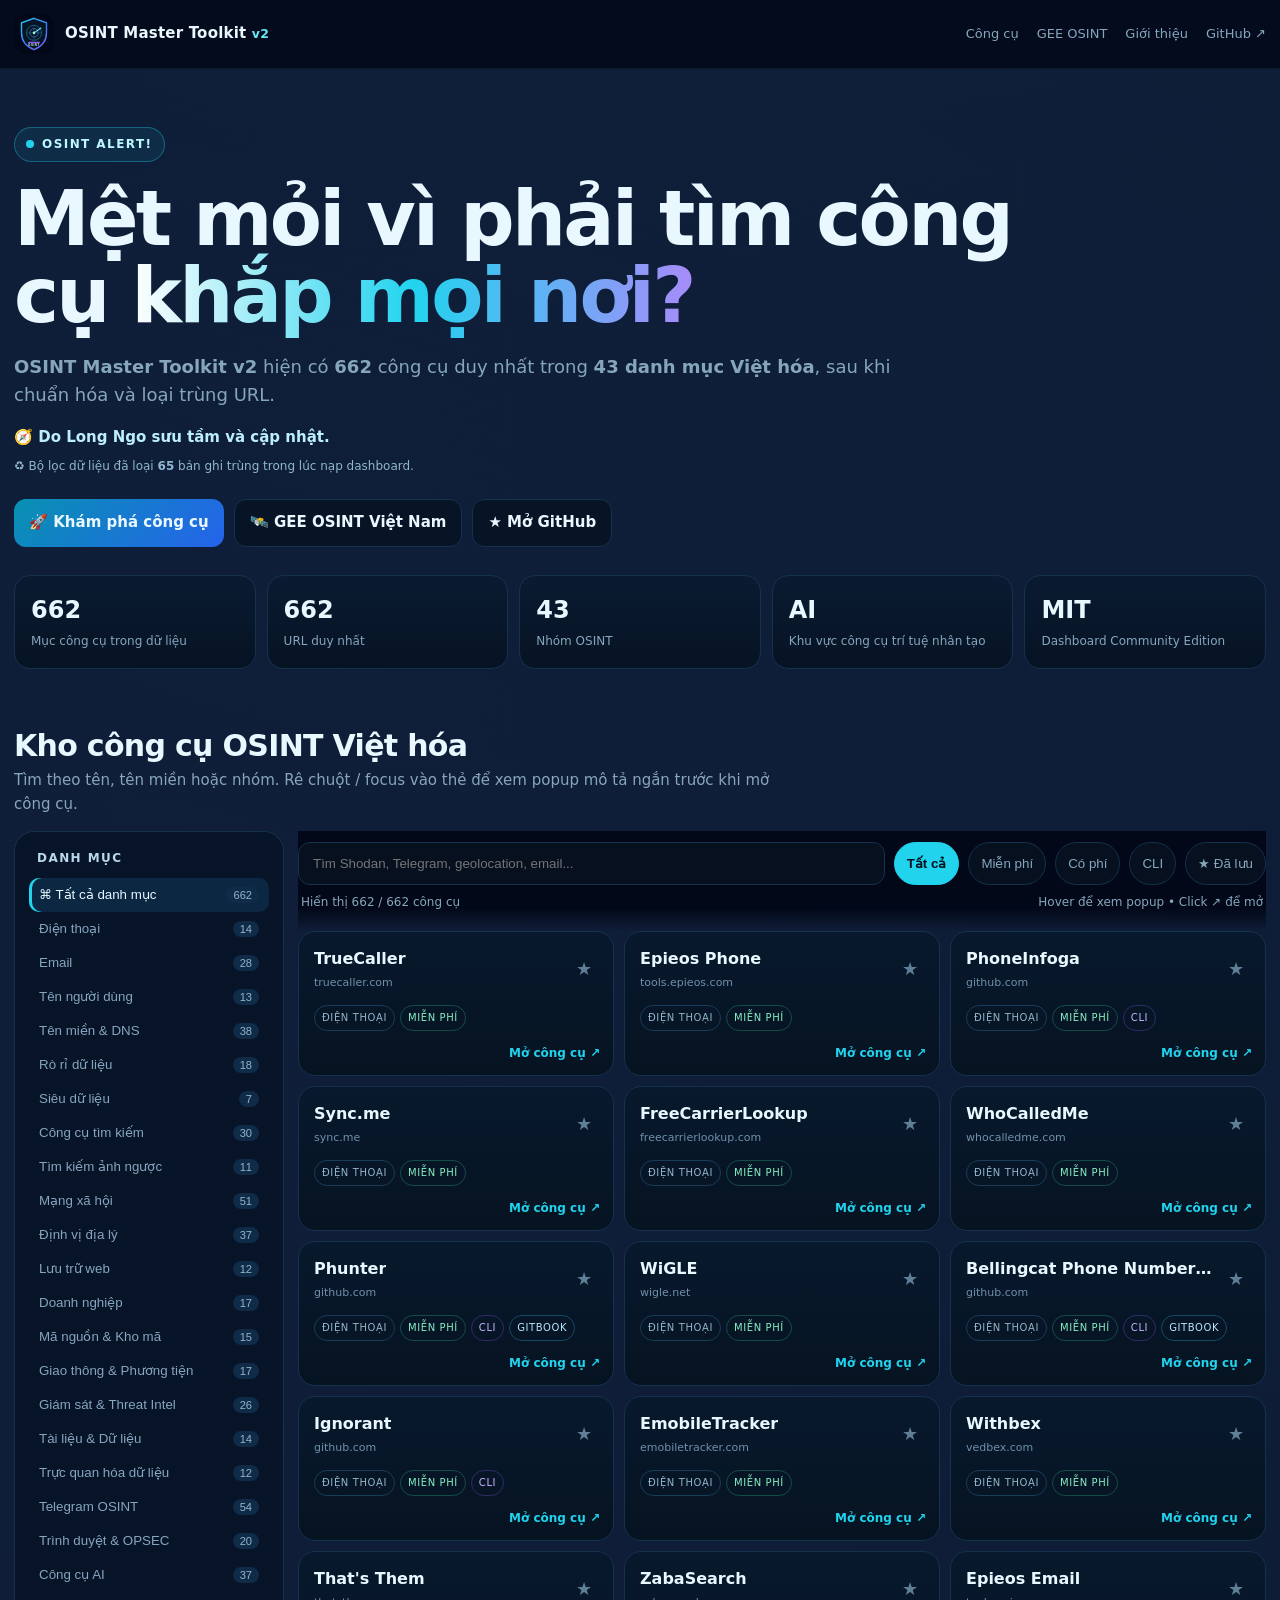
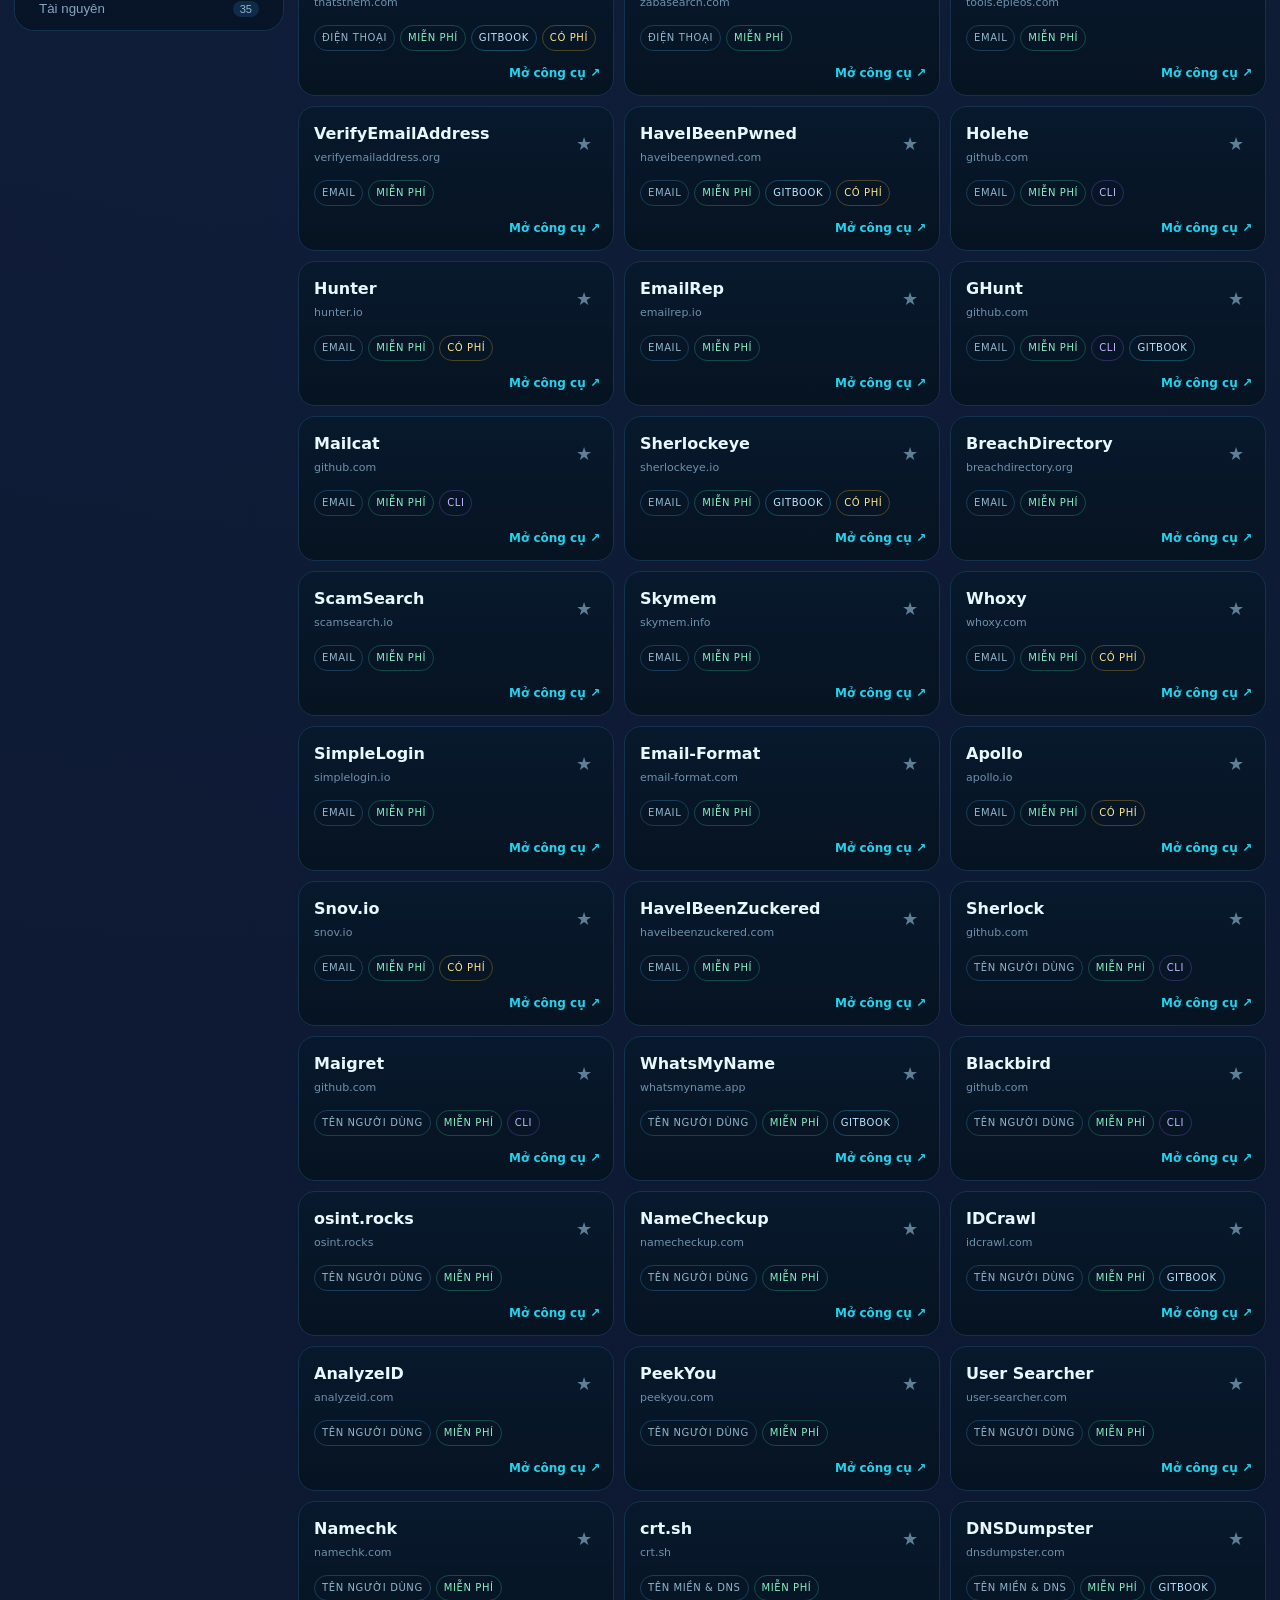
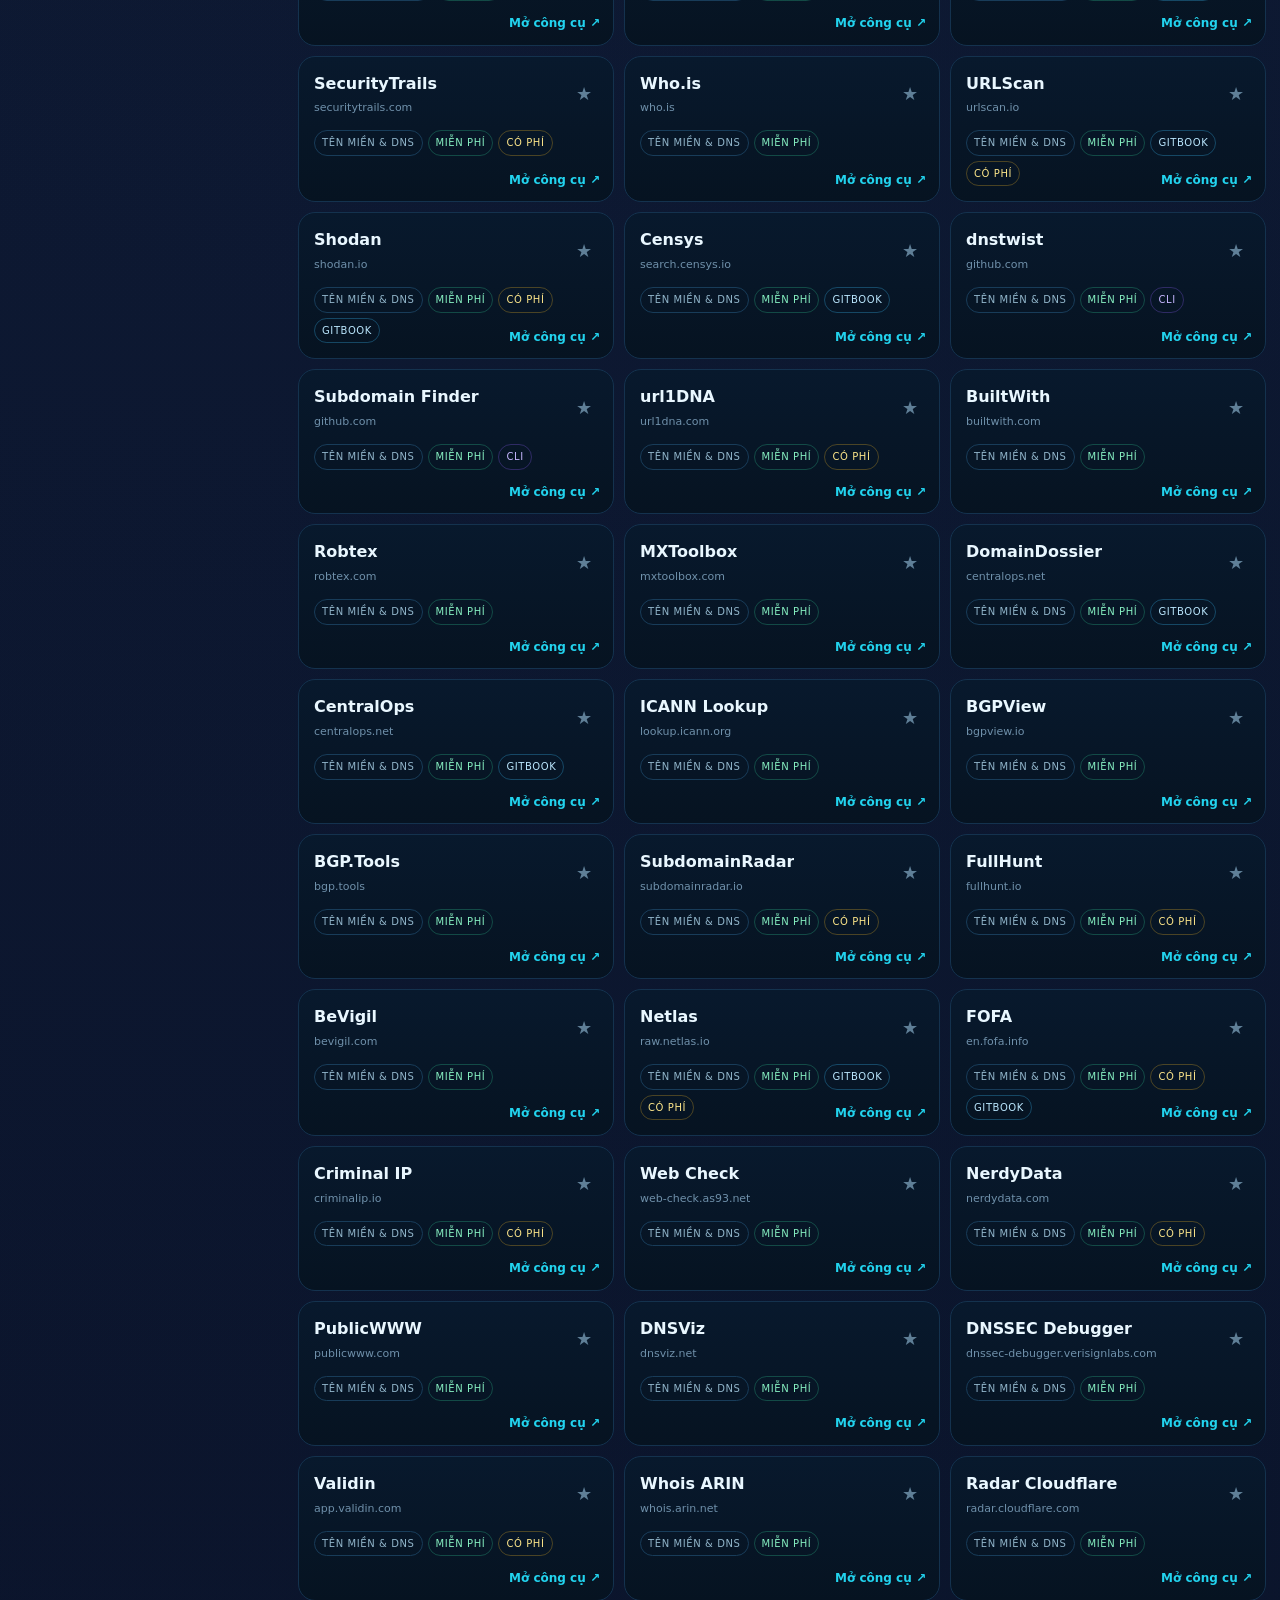
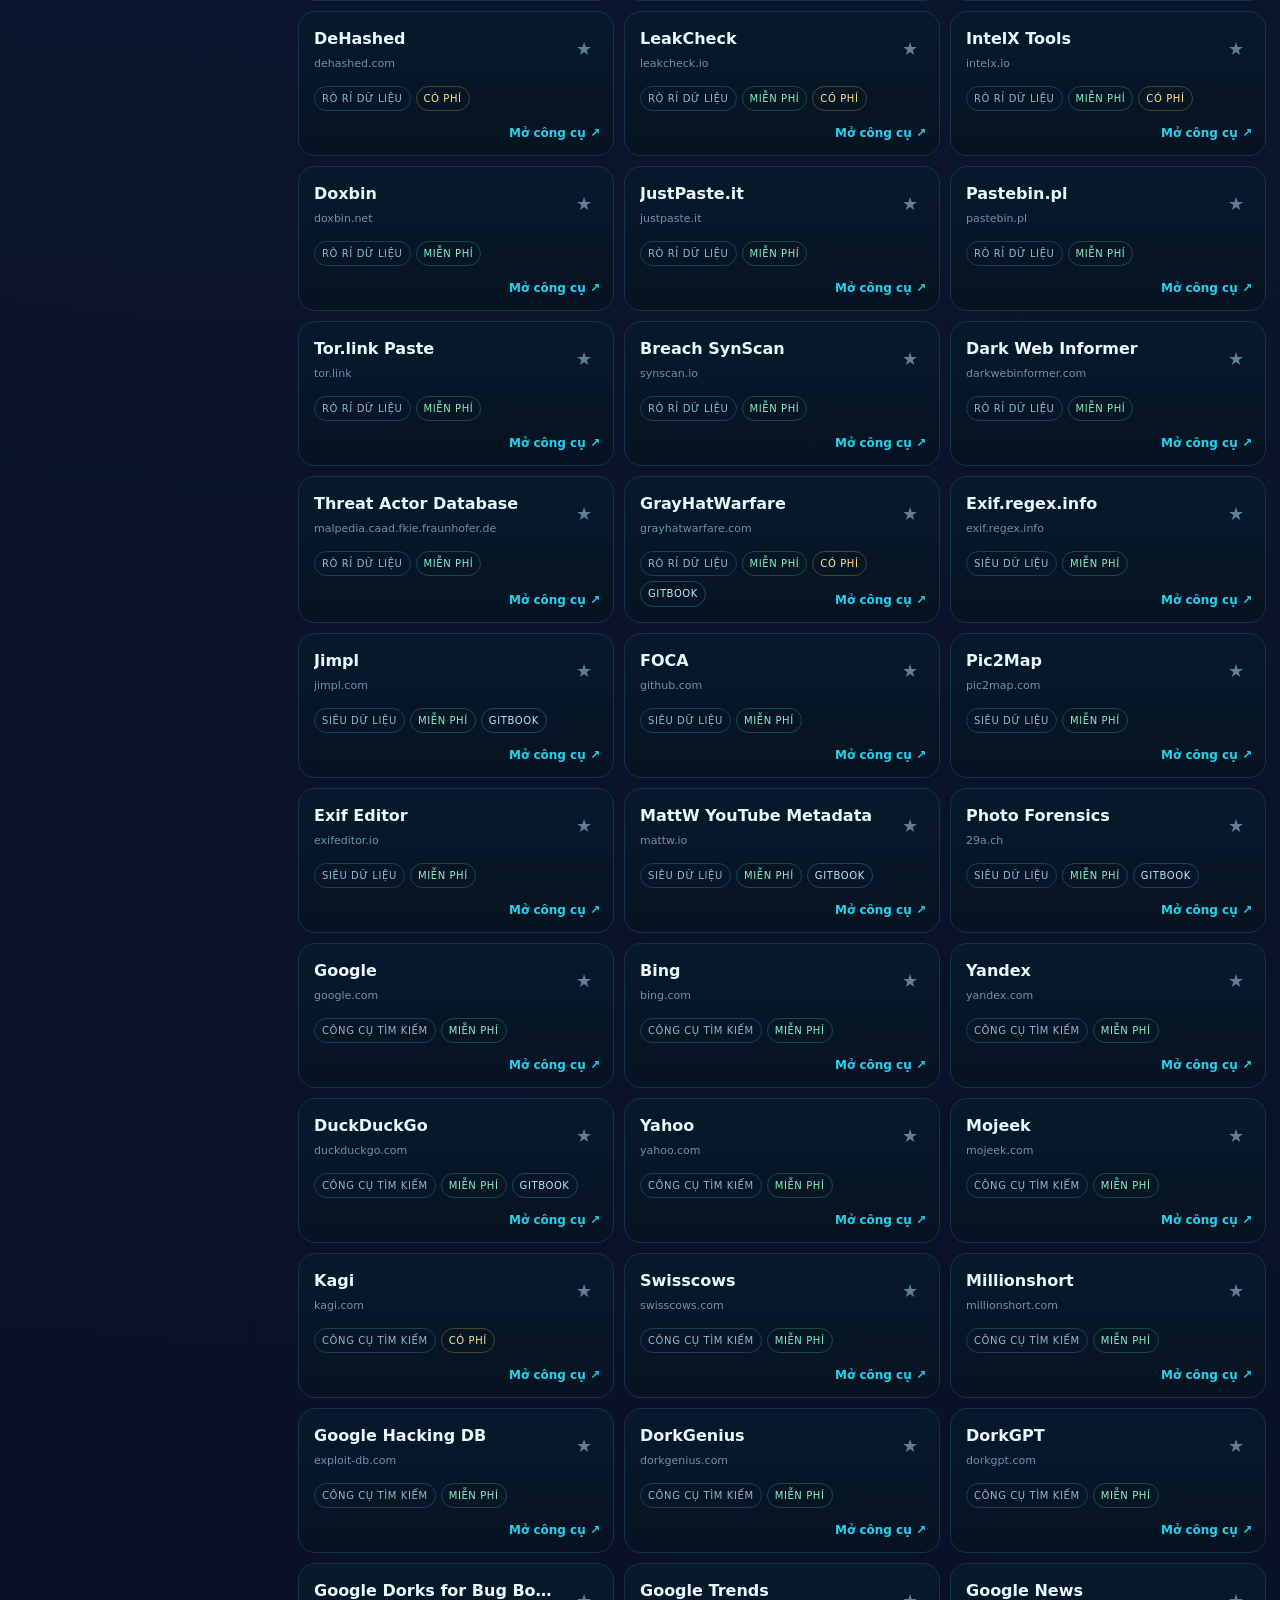
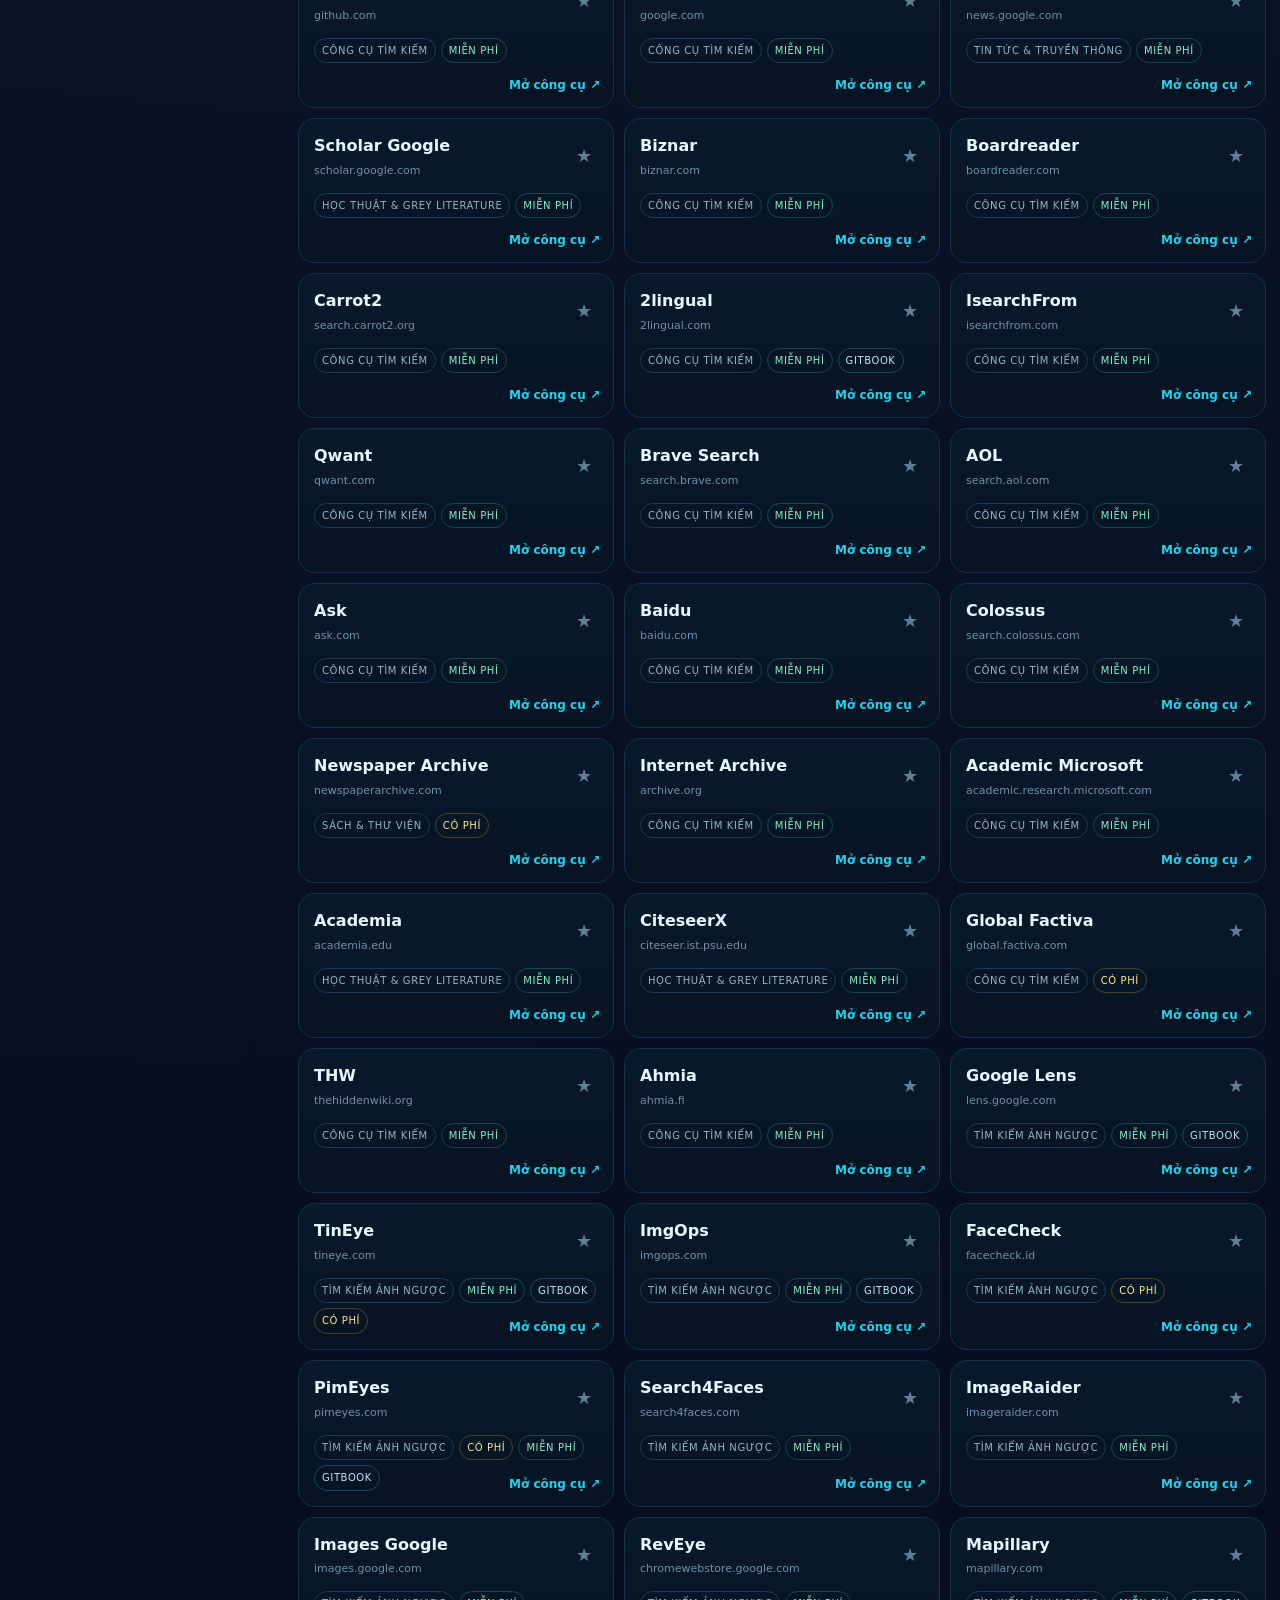
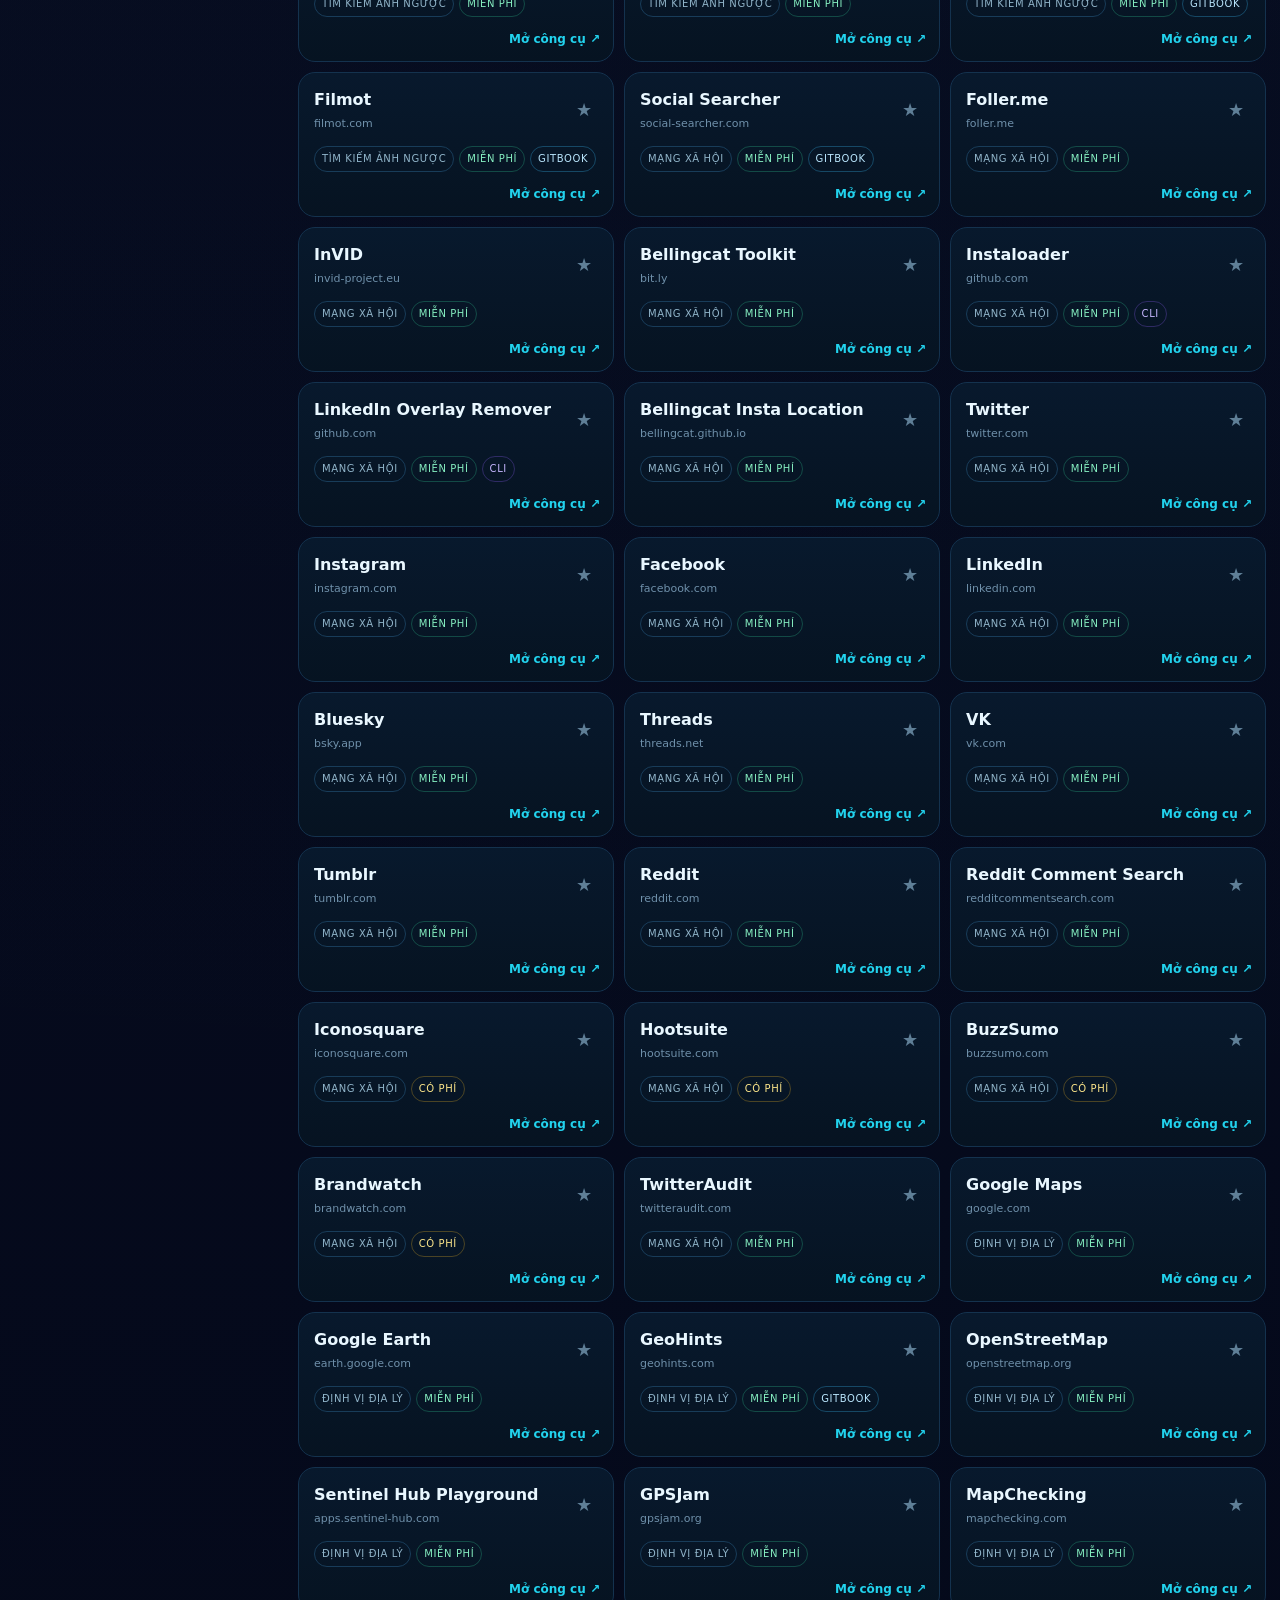
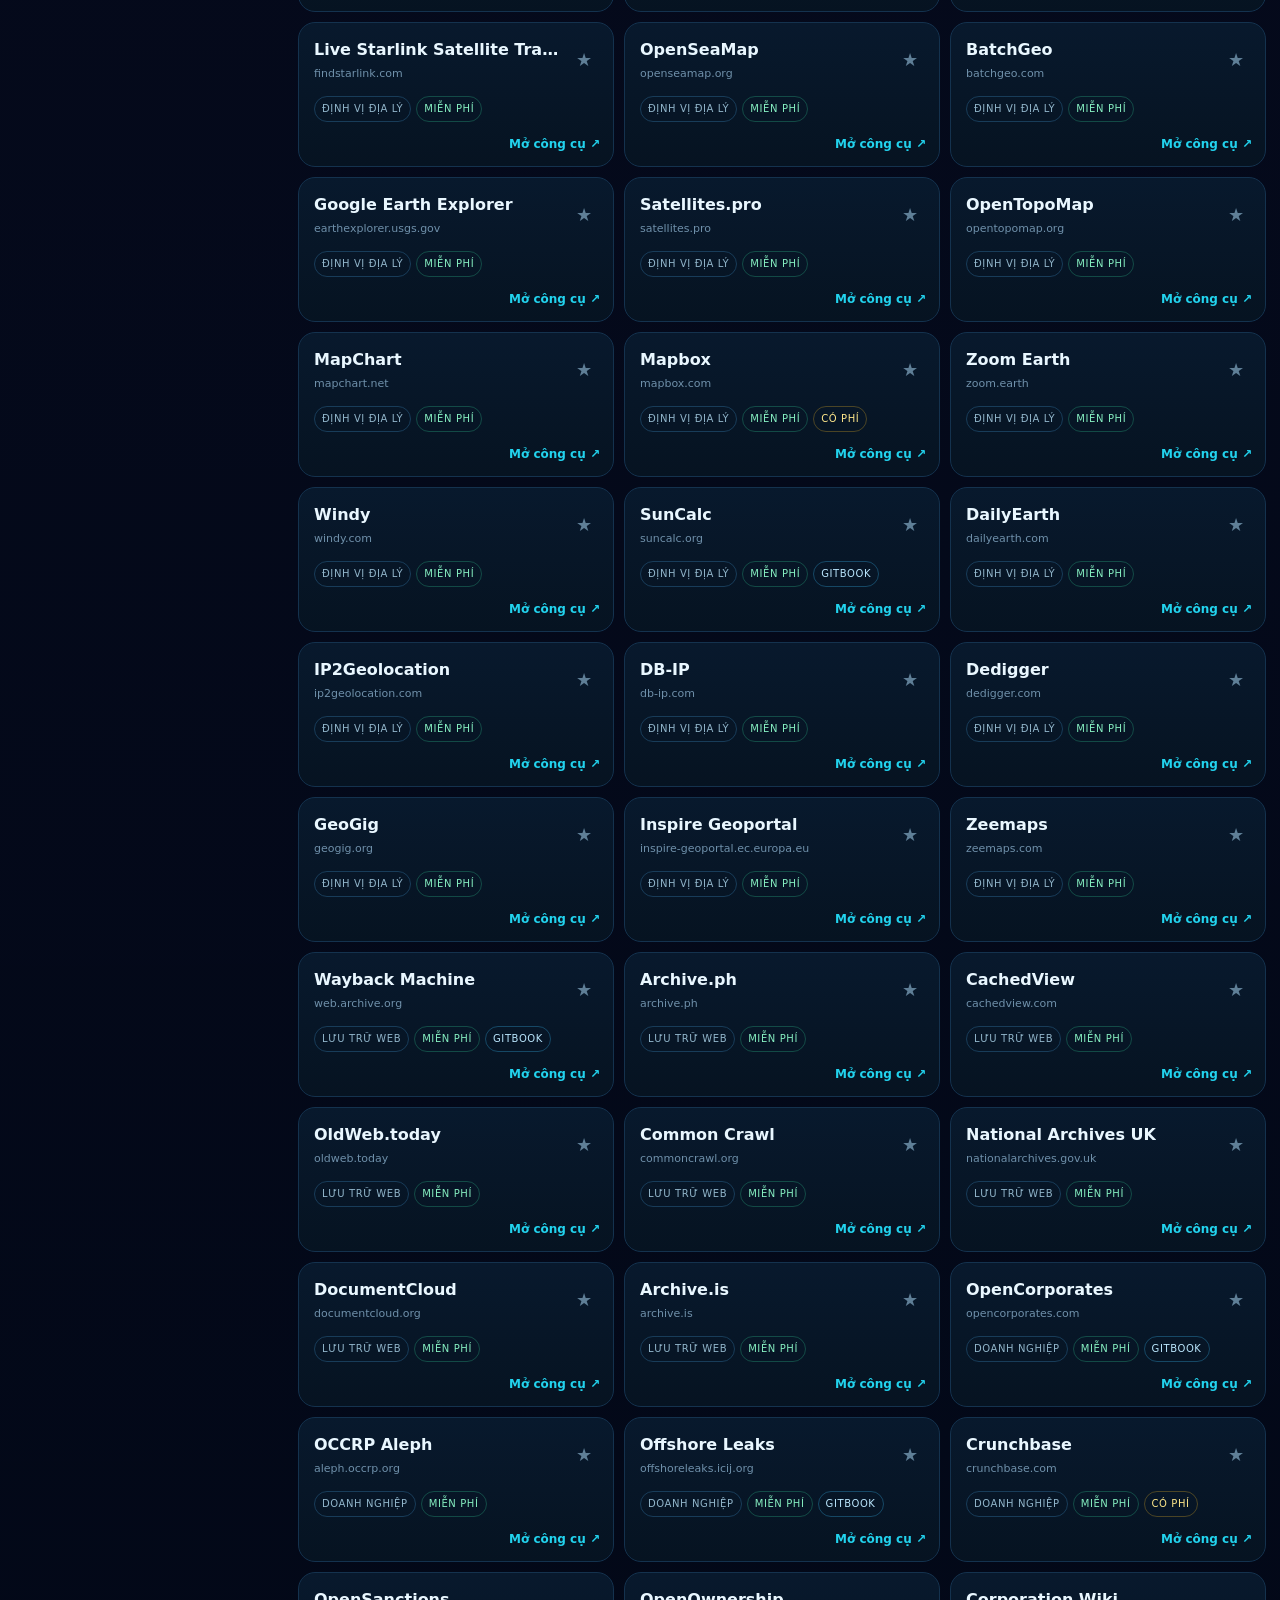
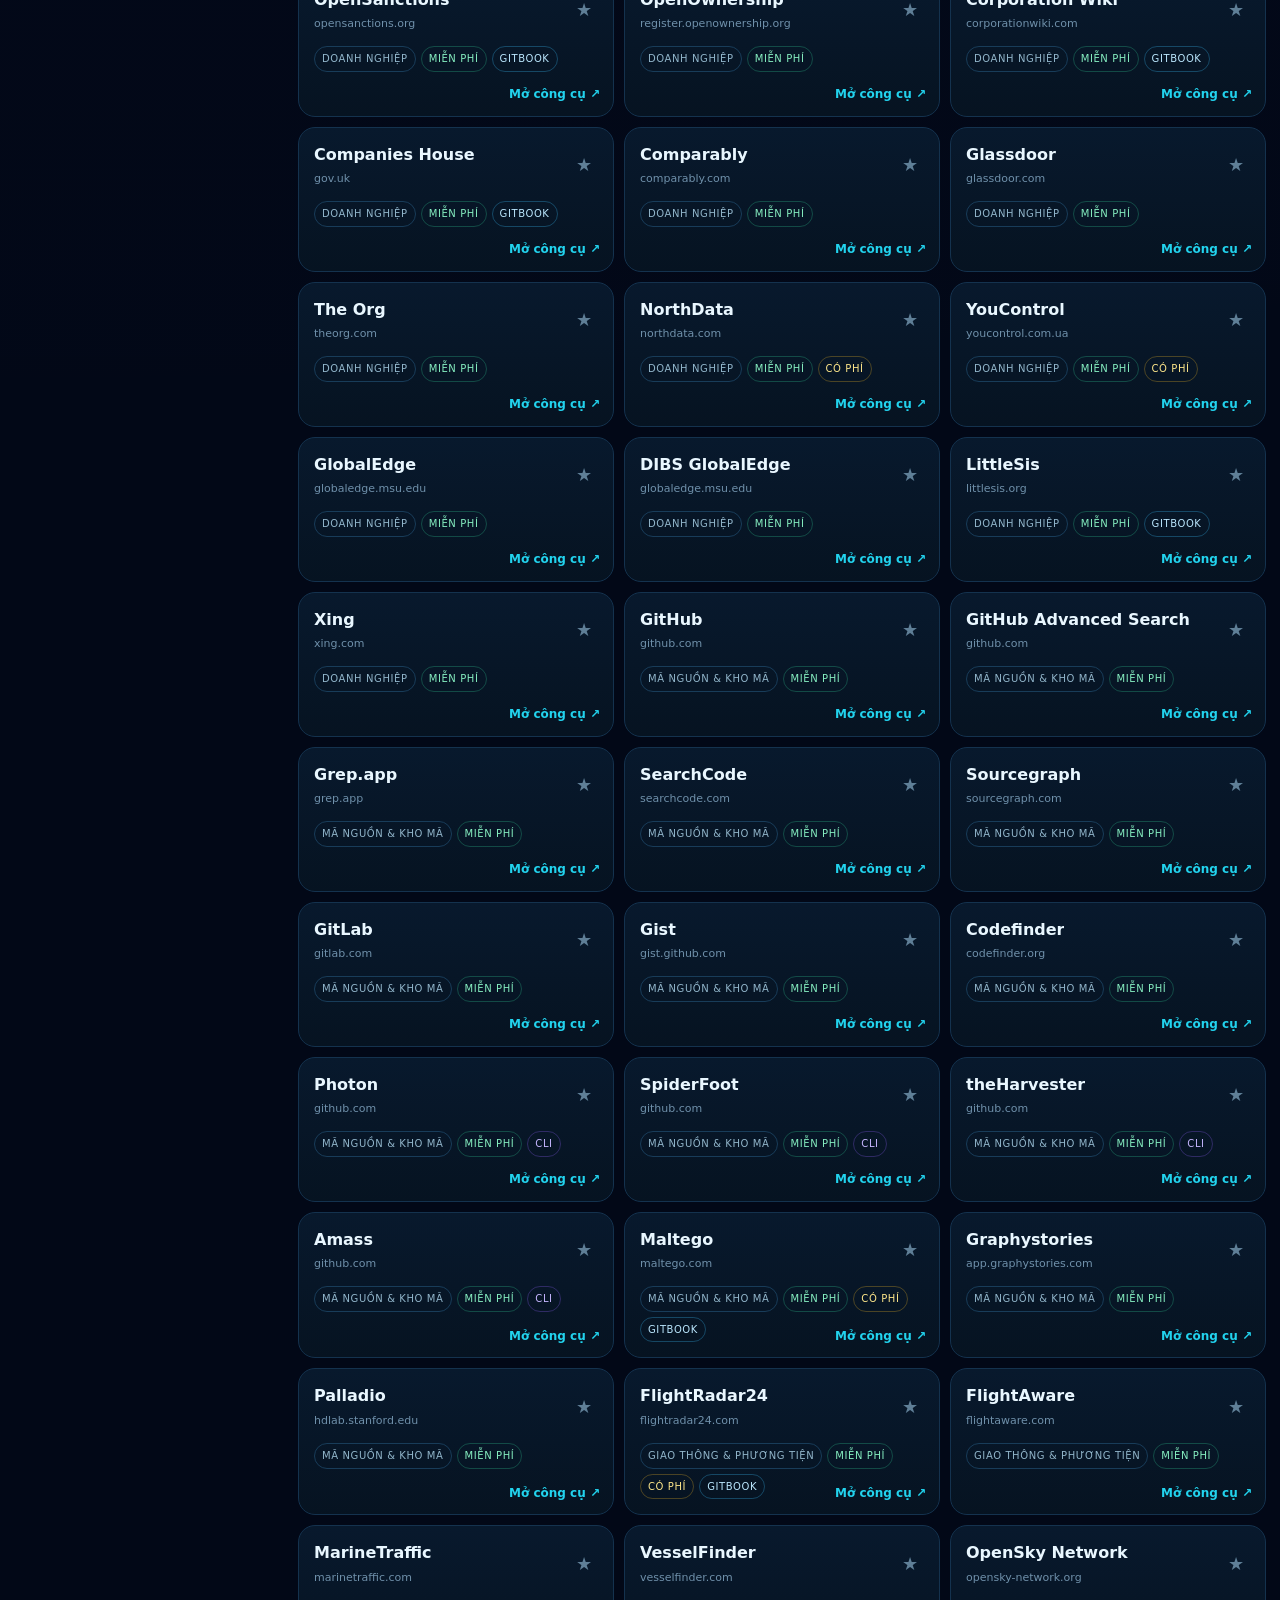
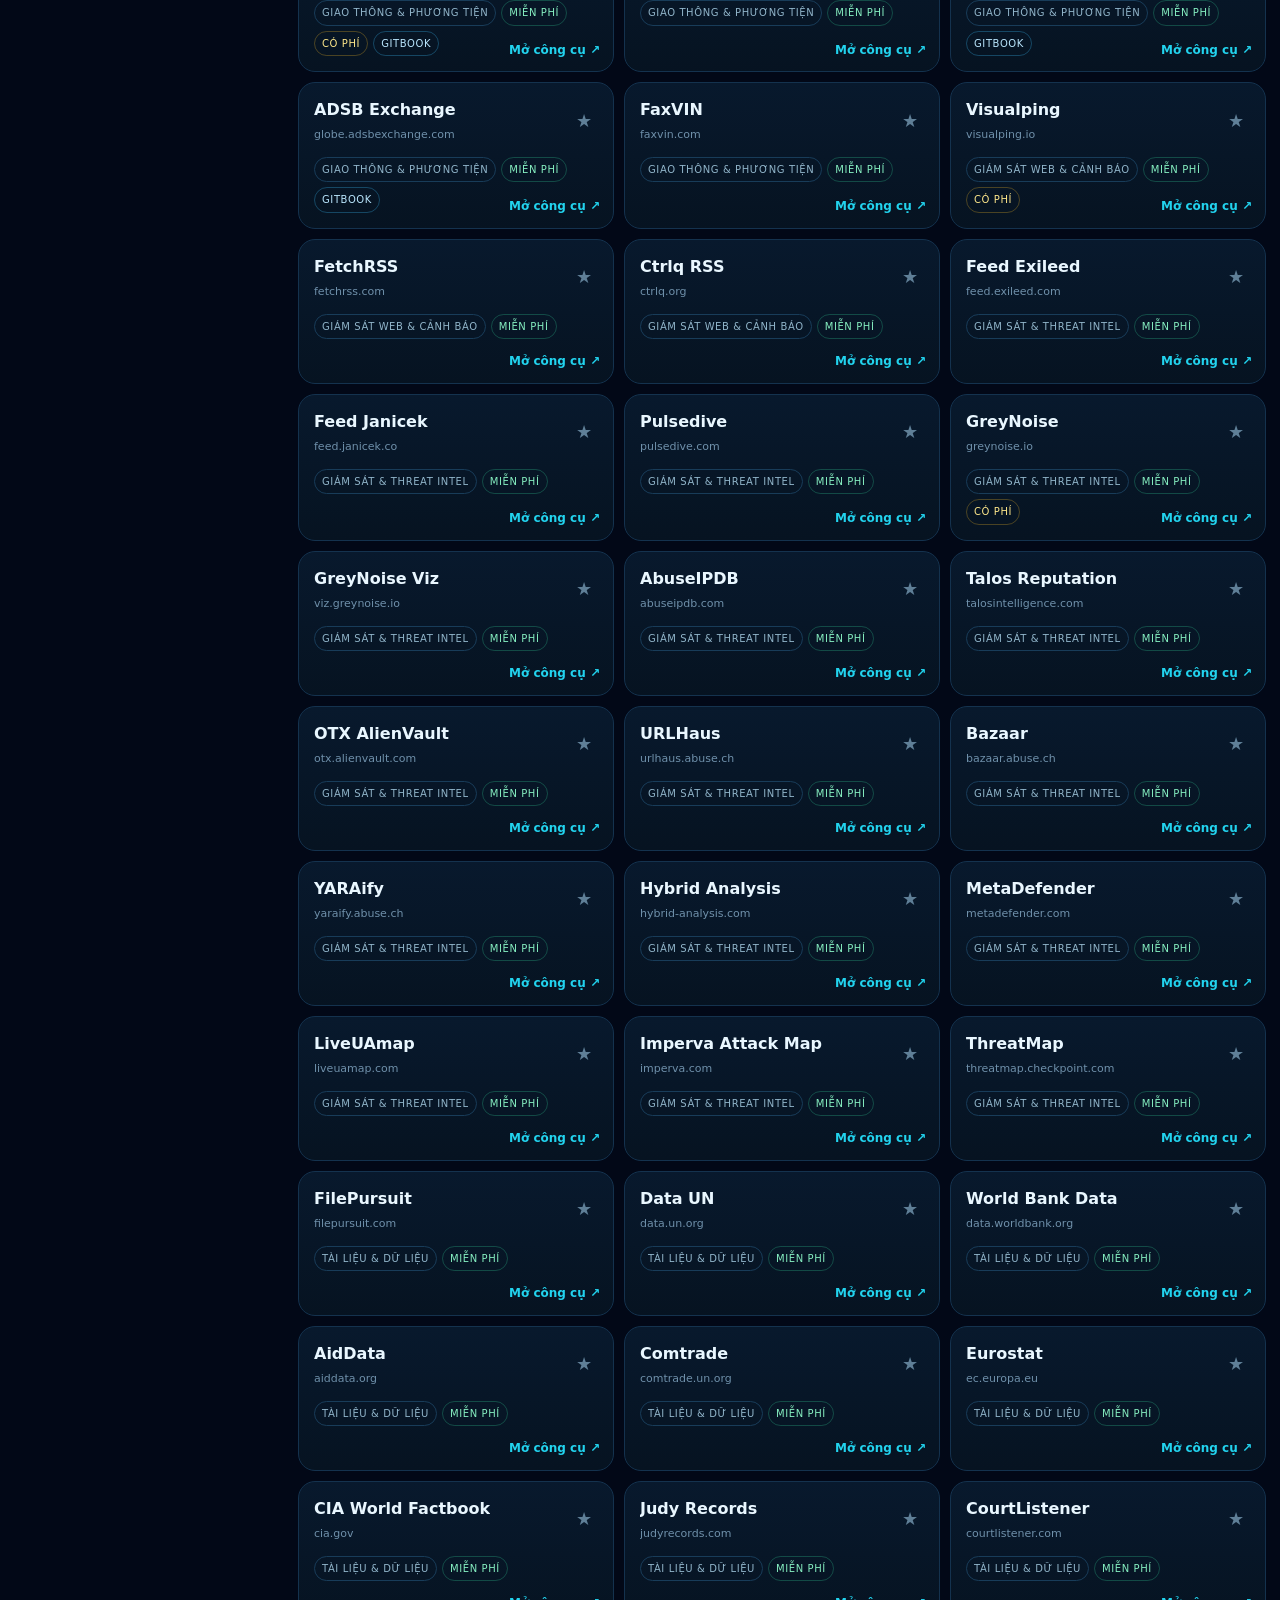
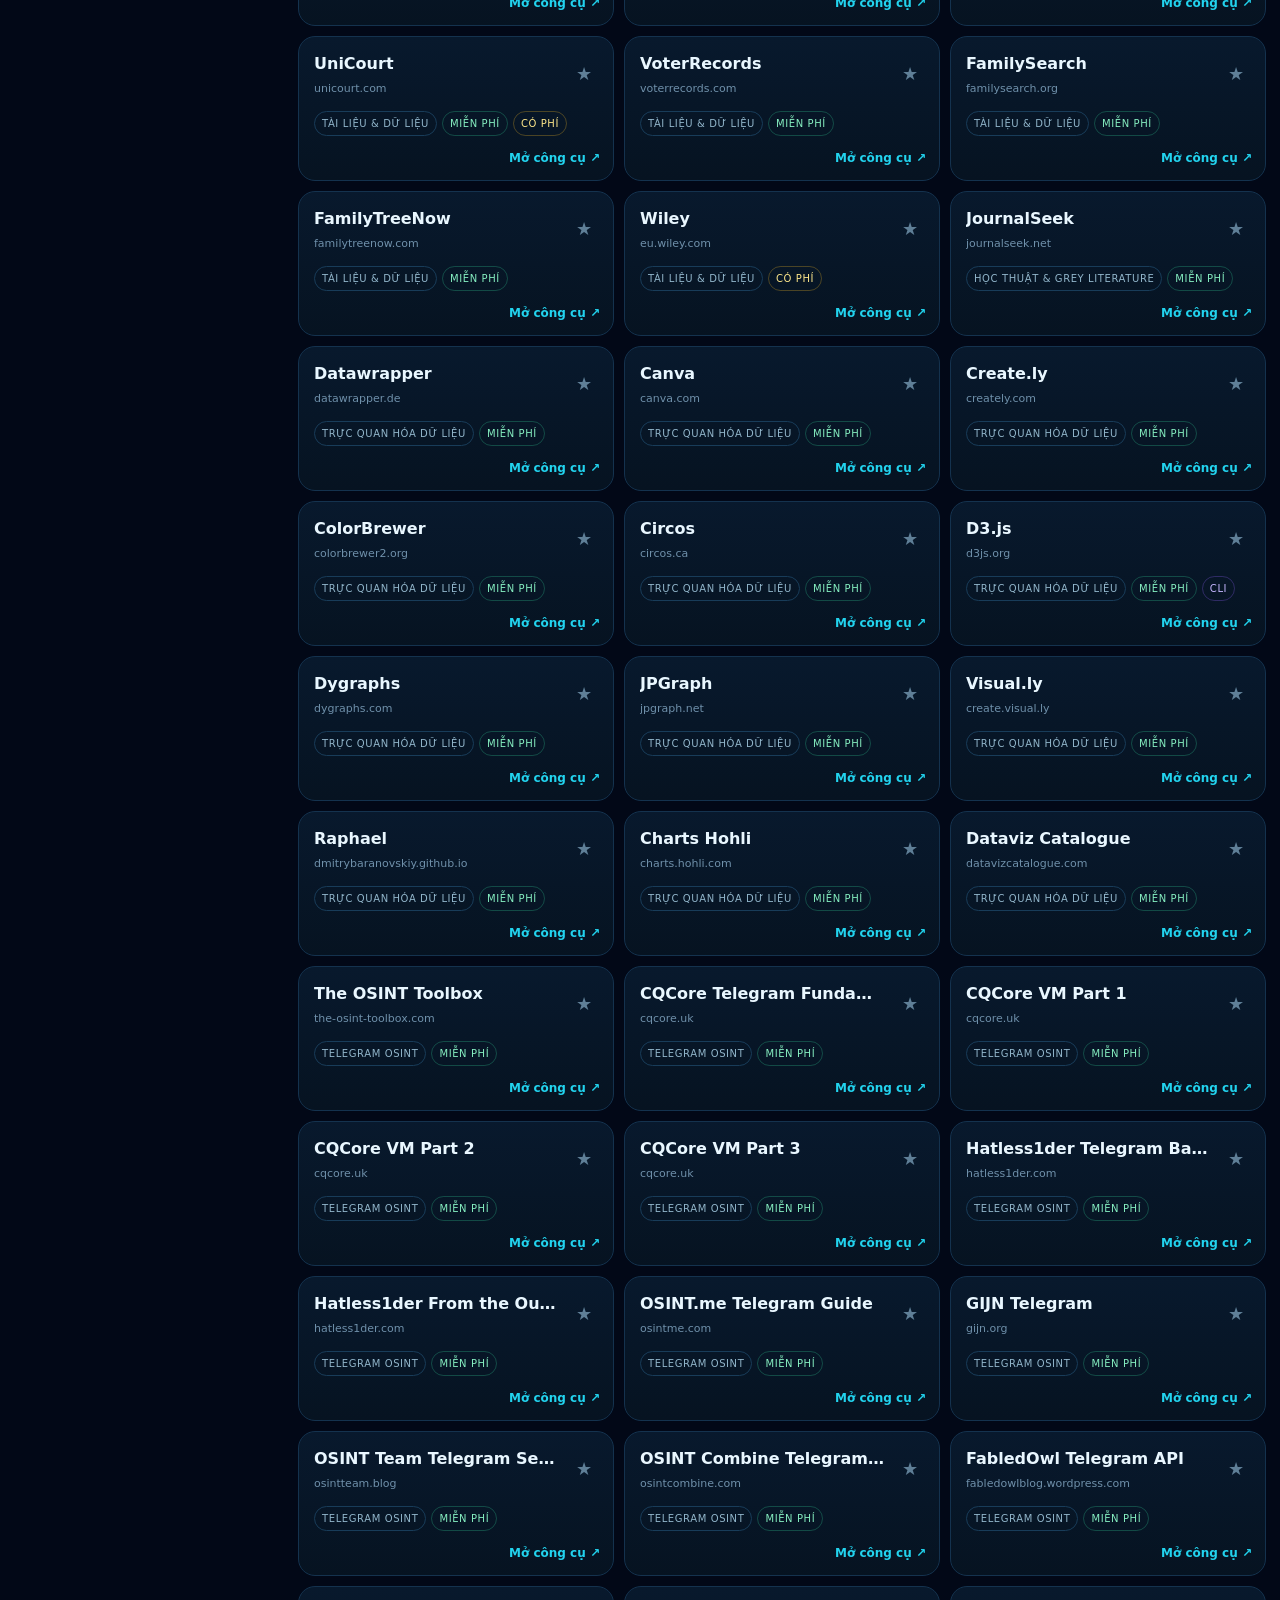
<file: index.html>
<!doctype html>
<html lang="vi">
<head>
<meta charset="utf-8"/>
<meta name="viewport" content="width=device-width,initial-scale=1"/>
<meta name="theme-color" content="#020817"/>
<meta name="description" content="OSINT Master Toolkit v2 — dashboard Việt hóa 456+ công cụ OSINT, AI, geolocation, breaches, social media và nhiều nhóm khác."/>
<title>OSINT Master Toolkit v2 — Base27-CVNSS</title>
<style>
:root{--bg:#020817;--panel:#071426;--panel2:#091a30;--line:#14324e;--txt:#e9f7ff;--muted:#86a6be;--cyan:#22d3ee;--blue:#3b82f6;--violet:#8b5cf6;--green:#34d399;--amber:#fbbf24;--danger:#fb7185;--shadow:0 22px 70px rgba(0,0,0,.32)}
*{box-sizing:border-box}html{scroll-behavior:smooth}body{margin:0;font:15px/1.55 Inter,ui-sans-serif,system-ui,-apple-system,Segoe UI,Roboto,Arial,sans-serif;color:var(--txt);background:radial-gradient(circle at 82% -6%,rgba(34,211,238,.10),transparent 30%),radial-gradient(circle at 5% 4%,rgba(139,92,246,.09),transparent 30%),var(--bg)}
a{color:inherit}.wrap{width:min(1380px,calc(100% - 28px));margin:auto}.nav{position:sticky;top:0;z-index:50;background:rgba(2,8,23,.82);border-bottom:1px solid rgba(255,255,255,.06);backdrop-filter:blur(16px)}.navin{height:68px;display:flex;align-items:center;justify-content:space-between;gap:14px}.brand{display:flex;align-items:center;gap:11px;font-weight:900;letter-spacing:.2px}.brand img{width:40px;height:40px;border-radius:12px}.navlinks{display:flex;gap:18px;color:var(--muted);font-size:13px}.navlinks a{text-decoration:none}.navlinks a:hover{color:var(--cyan)}
.hero{padding:58px 0 26px}.alert{display:inline-flex;align-items:center;gap:8px;border:1px solid rgba(34,211,238,.34);background:rgba(34,211,238,.08);color:#bdf7ff;border-radius:999px;padding:7px 11px;font-weight:800;font-size:12px;letter-spacing:.12em}.pulse{width:8px;height:8px;border-radius:50%;background:var(--cyan);box-shadow:0 0 0 0 rgba(34,211,238,.6);animation:pulse 1.7s infinite}@keyframes pulse{70%{box-shadow:0 0 0 10px rgba(34,211,238,0)}100%{box-shadow:0 0 0 0 rgba(34,211,238,0)}}h1{font-size:clamp(38px,6vw,76px);line-height:1.02;letter-spacing:-2.7px;margin:18px 0 14px;max-width:1050px}.grad{background:linear-gradient(90deg,#fff,var(--cyan),#a78bfa);-webkit-background-clip:text;background-clip:text;color:transparent}.lead{color:var(--muted);max-width:900px;font-size:18px}.actions{display:flex;gap:10px;flex-wrap:wrap;margin:24px 0}.btn{display:inline-flex;align-items:center;justify-content:center;gap:8px;text-decoration:none;padding:11px 15px;border-radius:12px;border:1px solid var(--line);background:var(--panel);font-weight:800}.btn.primary{border:0;background:linear-gradient(135deg,#0891b2,#2563eb)}.stats{display:grid;grid-template-columns:repeat(5,1fr);gap:11px;margin-top:28px}.stat{border:1px solid var(--line);background:linear-gradient(180deg,rgba(9,26,48,.88),rgba(5,17,32,.88));border-radius:16px;padding:16px}.stat b{display:block;font-size:24px}.stat span{color:var(--muted);font-size:12px}
.section{padding:28px 0}.sectionhead{display:flex;justify-content:space-between;align-items:end;gap:16px;margin-bottom:15px}.sectionhead h2{font-size:30px;letter-spacing:-.7px;margin:0}.sectionhead p{color:var(--muted);max-width:760px;margin:0}.workspace{display:grid;grid-template-columns:270px 1fr;gap:14px}.side{position:sticky;top:83px;height:max-content;border:1px solid var(--line);border-radius:20px;background:rgba(7,20,38,.88);padding:14px;max-height:calc(100vh - 100px);overflow:auto}.side h3{font-size:12px;color:#b9d8eb;letter-spacing:.12em;text-transform:uppercase;margin:3px 8px 10px}.cat{width:100%;display:flex;align-items:center;justify-content:space-between;gap:7px;border:0;background:transparent;color:var(--muted);padding:9px 10px;border-radius:10px;text-align:left;cursor:pointer}.cat:hover,.cat.active{background:#0b2742;color:var(--txt)}.cat.active{box-shadow:inset 3px 0 var(--cyan)}.cat small{background:#102b47;color:#8fb7cf;padding:2px 7px;border-radius:99px}.content{min-width:0}.controls{position:sticky;top:68px;z-index:30;padding:11px 0;background:linear-gradient(180deg,var(--bg) 76%,rgba(2,8,23,0))}.searchrow{display:flex;gap:9px;flex-wrap:wrap}.search{flex:1;min-width:240px;border:1px solid var(--line);background:#06101f;color:var(--txt);padding:13px 14px;border-radius:12px;outline:0}.search:focus{border-color:var(--cyan);box-shadow:0 0 0 3px rgba(34,211,238,.08)}.chip{border:1px solid var(--line);background:#06101f;color:var(--muted);padding:10px 12px;border-radius:999px;cursor:pointer}.chip.active{background:var(--cyan);border-color:var(--cyan);color:#02111d;font-weight:900}.resultbar{display:flex;justify-content:space-between;color:var(--muted);font-size:12px;margin:8px 3px}
.grid{display:grid;grid-template-columns:repeat(3,minmax(0,1fr));gap:10px}.tool{position:relative;min-height:145px;border:1px solid var(--line);background:linear-gradient(180deg,#08192d,#061321);border-radius:17px;padding:15px;transition:.18s ease;outline:none}.tool:hover,.tool:focus-within{transform:translateY(-2px);border-color:#22658a;box-shadow:0 16px 38px rgba(0,0,0,.28)}.tooltop{display:flex;justify-content:space-between;gap:10px}.tool h3{margin:0;font-size:16px;overflow:hidden;text-overflow:ellipsis;white-space:nowrap}.domain{font-size:11px;color:#6f90aa;margin-top:3px;overflow:hidden;text-overflow:ellipsis;white-space:nowrap}.tags{display:flex;gap:5px;flex-wrap:wrap;margin-top:14px}.tag{font-size:10px;text-transform:uppercase;letter-spacing:.06em;border:1px solid #183c59;color:#91b5ca;border-radius:99px;padding:4px 7px}.tag.free{border-color:rgba(52,211,153,.28);color:#86efc1}.tag.paid{border-color:rgba(251,191,36,.28);color:#fde68a}.tag.cli{border-color:rgba(139,92,246,.3);color:#c4b5fd}.open{position:absolute;right:13px;bottom:12px;text-decoration:none;color:var(--cyan);font-weight:900;font-size:12px}.fav{border:0;background:transparent;color:#5f7f97;font-size:18px;cursor:pointer}.fav.on{color:var(--amber)}.popover{pointer-events:none;position:absolute;left:12px;right:12px;bottom:42px;z-index:12;padding:11px 12px;border:1px solid #245171;border-radius:12px;background:rgba(2,12,24,.98);box-shadow:var(--shadow);opacity:0;transform:translateY(7px);transition:.15s ease;color:#d9eef9;font-size:12px}.popover b{color:var(--cyan)}.tool:hover .popover,.tool:focus-within .popover{opacity:1;transform:translateY(0)}
.empty{display:none;border:1px dashed var(--line);padding:30px;text-align:center;color:var(--muted);border-radius:18px}.notice{border:1px solid rgba(251,113,133,.22);background:rgba(251,113,133,.06);border-radius:18px;padding:18px;margin-top:20px}.notice b{color:#fecdd3}.notice p{margin:5px 0 0;color:#a9bfd0}.aboutgrid{display:grid;grid-template-columns:repeat(4,1fr);gap:10px}.about{border:1px solid var(--line);background:var(--panel);border-radius:16px;padding:17px}.about b{display:block;margin:7px 0}.about span{font-size:12px;color:var(--muted)}footer{margin-top:42px;padding:30px 0 50px;border-top:1px solid rgba(255,255,255,.06);color:var(--muted);font-size:12px}
@media(max-width:1100px){.grid{grid-template-columns:repeat(2,1fr)}.stats{grid-template-columns:repeat(3,1fr)}}@media(max-width:800px){.workspace{grid-template-columns:1fr}.side{position:static;max-height:none;display:flex;gap:6px;overflow:auto;padding:8px}.side h3{display:none}.cat{width:auto;white-space:nowrap}.controls{top:67px}.aboutgrid{grid-template-columns:repeat(2,1fr)}.navlinks{display:none}}@media(max-width:560px){.grid,.stats,.aboutgrid{grid-template-columns:1fr}.hero{padding-top:38px}h1{letter-spacing:-1.7px}.sectionhead{display:block}.sectionhead p{margin-top:6px}}
</style>
</head>
<body>
<nav class="nav"><div class="wrap navin"><div class="brand"><img src="assets/osint-shield.svg" alt="OSINT"/><span>OSINT Master Toolkit <small style="color:#67e8f9">v2</small></span></div><div class="navlinks"><a href="#tools">Công cụ</a><a href="gee/">GEE OSINT</a><a href="#about">Giới thiệu</a><a href="https://github.com/Base27-CVNSS/OSINT" target="_blank" rel="noreferrer">GitHub ↗</a></div></div></nav>
<main class="wrap">
<header class="hero">
<span class="alert"><i class="pulse"></i> OSINT ALERT!</span>
<h1>Mệt mỏi vì phải tìm công cụ <span class="grad">khắp mọi nơi?</span></h1>
<p class="lead"><strong>OSINT Master Toolkit v2</strong> gom hơn 456 công cụ điều tra nguồn mở vào một dashboard Việt hóa: AI, định vị địa lý, rò rỉ dữ liệu, mạng xã hội, DNS, ảnh, Telegram, kiểm chứng và nhiều hơn nữa.</p>
<div class="actions"><a class="btn primary" href="#tools">🚀 Khám phá công cụ</a><a class="btn" href="gee/">🛰️ GEE OSINT Việt Nam</a><a class="btn" href="https://github.com/Base27-CVNSS/OSINT" target="_blank" rel="noreferrer">★ Mở GitHub</a></div>
<div class="stats"><div class="stat"><b id="toolCount">—</b><span>Mục công cụ trong dữ liệu</span></div><div class="stat"><b id="uniqueCount">—</b><span>URL duy nhất</span></div><div class="stat"><b id="catCount">—</b><span>Nhóm OSINT</span></div><div class="stat"><b>AI</b><span>Khu vực công cụ trí tuệ nhân tạo</span></div><div class="stat"><b>MIT</b><span>Dashboard Community Edition</span></div></div>
</header>
<section class="section" id="tools">
<div class="sectionhead"><div><h2>Kho công cụ OSINT Việt hóa</h2><p>Tìm theo tên, tên miền hoặc nhóm. Rê chuột / focus vào thẻ để xem popup mô tả ngắn trước khi mở công cụ.</p></div></div>
<div class="workspace"><aside class="side" id="cats"><h3>Danh mục</h3></aside><div class="content">
<div class="controls"><div class="searchrow"><input id="search" class="search" type="search" placeholder="Tìm Shodan, Telegram, geolocation, email..." aria-label="Tìm công cụ OSINT"/><button class="chip active" data-tag="all">Tất cả</button><button class="chip" data-tag="free">Miễn phí</button><button class="chip" data-tag="paid">Có phí</button><button class="chip" data-tag="cli">CLI</button><button class="chip" data-tag="fav">★ Đã lưu</button></div><div class="resultbar"><span id="resultText"></span><span>Hover để xem popup • Click ↗ để mở</span></div></div>
<div id="grid" class="grid"></div><div id="empty" class="empty">Không tìm thấy công cụ phù hợp. Thử từ khóa hoặc danh mục khác.</div>
</div></div>
<div class="notice"><b>⚠️ Sử dụng OSINT có trách nhiệm.</b><p>Danh mục này chỉ tổ chức liên kết công khai. Hãy tuân thủ pháp luật, điều khoản dịch vụ, quyền riêng tư và chỉ điều tra trên dữ liệu/hệ thống mà bạn có quyền truy cập. Không dùng để quấy rối, xâm nhập trái phép hoặc thu thập dữ liệu nhạy cảm bất hợp pháp.</p></div>
</section>
<section class="section" id="about"><div class="sectionhead"><div><h2>Community Edition</h2><p>Một lớp giao diện nhẹ, không cần backend và không thu thập telemetry. Dữ liệu công cụ được nạp cục bộ từ repo.</p></div></div><div class="aboutgrid"><div class="about">🧠<b>AI Tools</b><span>Nhóm AI hỗ trợ tìm kiếm, phân tích ảnh, văn bản và điều tra nguồn mở.</span></div><div class="about">📍<b>Geolocation</b><span>Bản đồ, vệ tinh, ảnh đường phố, IP và các nguồn dữ liệu địa lý.</span></div><div class="about">🛡️<b>Breaches</b><span>Nguồn kiểm tra rò rỉ và threat intelligence; cần sử dụng đúng pháp luật.</span></div><div class="about">🌐<b>Social Media</b><span>Tìm kiếm, xác minh và phân tích dấu vết công khai trên mạng xã hội.</span></div></div></section>
</main>
<footer><div class="wrap"><strong>OSINT Master Toolkit v2</strong> · Base27-CVNSS · 2026<br/>Dashboard code: MIT. Tên, nhãn hiệu và giấy phép của các công cụ bên thứ ba thuộc về chủ sở hữu tương ứng.</div></footer>
<script src="data/tools.js"></script>
<script>
const cats=window.OSINT_CATEGORIES||[],tools=window.OSINT_TOOLS||[],grid=document.querySelector('#grid'),catBox=document.querySelector('#cats'),search=document.querySelector('#search'),empty=document.querySelector('#empty'),resultText=document.querySelector('#resultText');
let activeCat=-1,activeTag='all';const favs=new Set(JSON.parse(localStorage.getItem('osint-favs')||'[]'));
const catHints=['Tra cứu và xác minh dấu vết liên quan số điện thoại.','Tìm, xác minh và liên kết dấu vết email công khai.','Kiểm tra username và sự hiện diện trên nhiều nền tảng.','Phân tích tên miền, DNS, host, chứng chỉ và hạ tầng Internet.','Kiểm tra dấu vết rò rỉ dữ liệu và threat intelligence công khai.','Đọc hoặc phân tích metadata từ ảnh, tài liệu và tệp.','Mở rộng truy vấn trên các công cụ tìm kiếm và nguồn dữ liệu.','Tìm nguồn gốc hoặc phiên bản tương tự của hình ảnh.','Tìm kiếm và xác minh dấu vết công khai trên mạng xã hội.','Phân tích vị trí, bản đồ, vệ tinh, IP và dữ liệu địa lý.','Tra cứu phiên bản cũ và snapshot của website.','Tra cứu doanh nghiệp, pháp nhân và dữ liệu đăng ký công khai.','Tìm kiếm mã nguồn, repository và dấu vết kỹ thuật.','Theo dõi chuyến bay, tàu, phương tiện và dữ liệu vận tải.','Theo dõi thay đổi, IOC, mối đe dọa và tín hiệu an ninh.','Tìm kiếm tài liệu, dữ liệu mở, dataset và nguồn học thuật.','Biến dữ liệu điều tra thành biểu đồ, bản đồ hoặc đồ thị liên kết.','Tìm kiếm dấu vết công khai liên quan Telegram.','Hỗ trợ trình duyệt điều tra, quyền riêng tư và OPSEC.','Ứng dụng AI hỗ trợ phân tích, tìm kiếm và xác minh OSINT.','Tổng hợp hướng dẫn, directory, cheat sheet và nguồn học OSINT.','Tìm người, hồ sơ và các dấu vết danh tính công khai.','Phân tích website, traffic, SEO và footprint công khai.','Kiểm chứng thông tin, nội dung, ảnh và tuyên bố công khai.','Nguồn OSINT chuyên biệt cho dữ liệu công khai tại Colombia.'];
const esc=s=>String(s).replace(/[&<>"']/g,m=>({'&':'&amp;','<':'&lt;','>':'&gt;','"':'&quot;',"'":'&#39;'}[m]));
const host=u=>{try{return new URL(u).hostname.replace(/^www\./,'')}catch{return u}};
function stats(){document.querySelector('#toolCount').textContent=tools.length.toLocaleString('vi-VN');document.querySelector('#uniqueCount').textContent=new Set(tools.map(t=>t[1].replace(/\/$/,''))).size.toLocaleString('vi-VN');document.querySelector('#catCount').textContent=cats.length}
function renderCats(){const counts=cats.map((_,i)=>tools.filter(t=>t[2]===i).length);catBox.insertAdjacentHTML('beforeend',`<button class="cat active" data-cat="-1"><span>⌘ Tất cả danh mục</span><small>${tools.length}</small></button>`+cats.map((c,i)=>`<button class="cat" data-cat="${i}"><span>${esc(c)}</span><small>${counts[i]}</small></button>`).join(''));catBox.addEventListener('click',e=>{const b=e.target.closest('.cat');if(!b)return;activeCat=Number(b.dataset.cat);catBox.querySelectorAll('.cat').forEach(x=>x.classList.toggle('active',x===b));render()})}
function tagText(t){return t==='free'?'Miễn phí':t==='paid'?'Có phí':t==='cli'?'CLI':t}
function card(t){const [name,url,ci,tags]=t,id=btoa(unescape(encodeURIComponent(name+'|'+url))).replace(/=+/g,''),isFav=favs.has(id);return `<article class="tool" tabindex="0" data-id="${id}"><div class="tooltop"><div style="min-width:0"><h3 title="${esc(name)}">${esc(name)}</h3><div class="domain">${esc(host(url))}</div></div><button class="fav ${isFav?'on':''}" aria-label="Lưu công cụ" title="Lưu yêu thích">★</button></div><div class="tags"><span class="tag">${esc(cats[ci])}</span>${tags.map(x=>`<span class="tag ${esc(x)}">${esc(tagText(x))}</span>`).join('')}</div><div class="popover"><b>${esc(name)}</b><br>${esc(catHints[ci]||'Công cụ điều tra nguồn mở.')}<br><span style="color:#7898ad">Nhóm: ${esc(cats[ci])}</span></div><a class="open" href="${esc(url)}" target="_blank" rel="noopener noreferrer">Mở công cụ ↗</a></article>`}
function visible(){const q=search.value.trim().toLowerCase();return tools.filter(t=>{const catOk=activeCat<0||t[2]===activeCat;const id=btoa(unescape(encodeURIComponent(t[0]+'|'+t[1]))).replace(/=+/g,'');const tagOk=activeTag==='all'||activeTag==='fav'?activeTag==='all'||favs.has(id):t[3].includes(activeTag);const hay=(t[0]+' '+t[1]+' '+cats[t[2]]).toLowerCase();return catOk&&tagOk&&(!q||hay.includes(q))})}
function render(){const rows=visible();grid.innerHTML=rows.map(card).join('');empty.style.display=rows.length?'none':'block';resultText.textContent=`Hiển thị ${rows.length.toLocaleString('vi-VN')} / ${tools.length.toLocaleString('vi-VN')} mục`;grid.querySelectorAll('.fav').forEach(b=>b.addEventListener('click',()=>{const art=b.closest('.tool'),id=art.dataset.id;favs.has(id)?favs.delete(id):favs.add(id);localStorage.setItem('osint-favs',JSON.stringify([...favs]));b.classList.toggle('on',favs.has(id));if(activeTag==='fav')render()}))}
document.querySelectorAll('.chip').forEach(b=>b.addEventListener('click',()=>{document.querySelectorAll('.chip').forEach(x=>x.classList.remove('active'));b.classList.add('active');activeTag=b.dataset.tag;render()}));search.addEventListener('input',render);stats();renderCats();render();
</script>
</body></html>
</file>
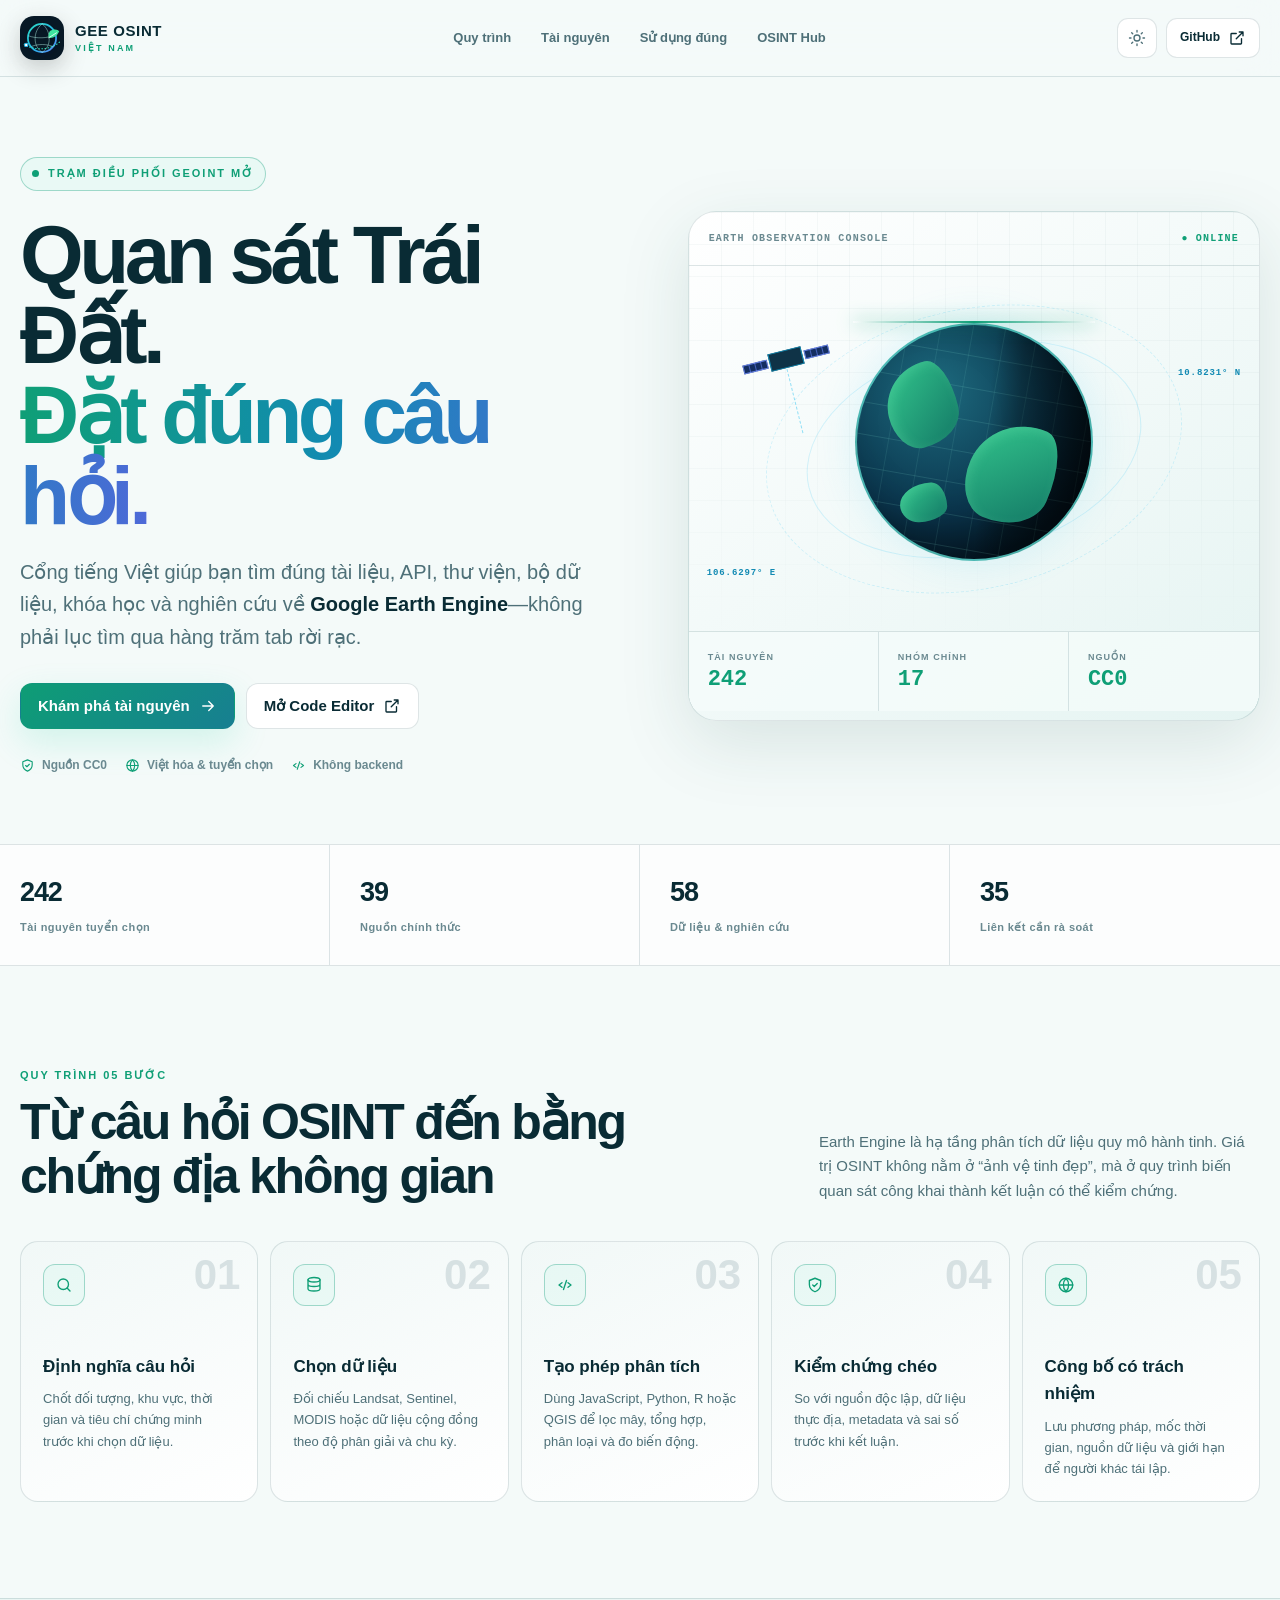
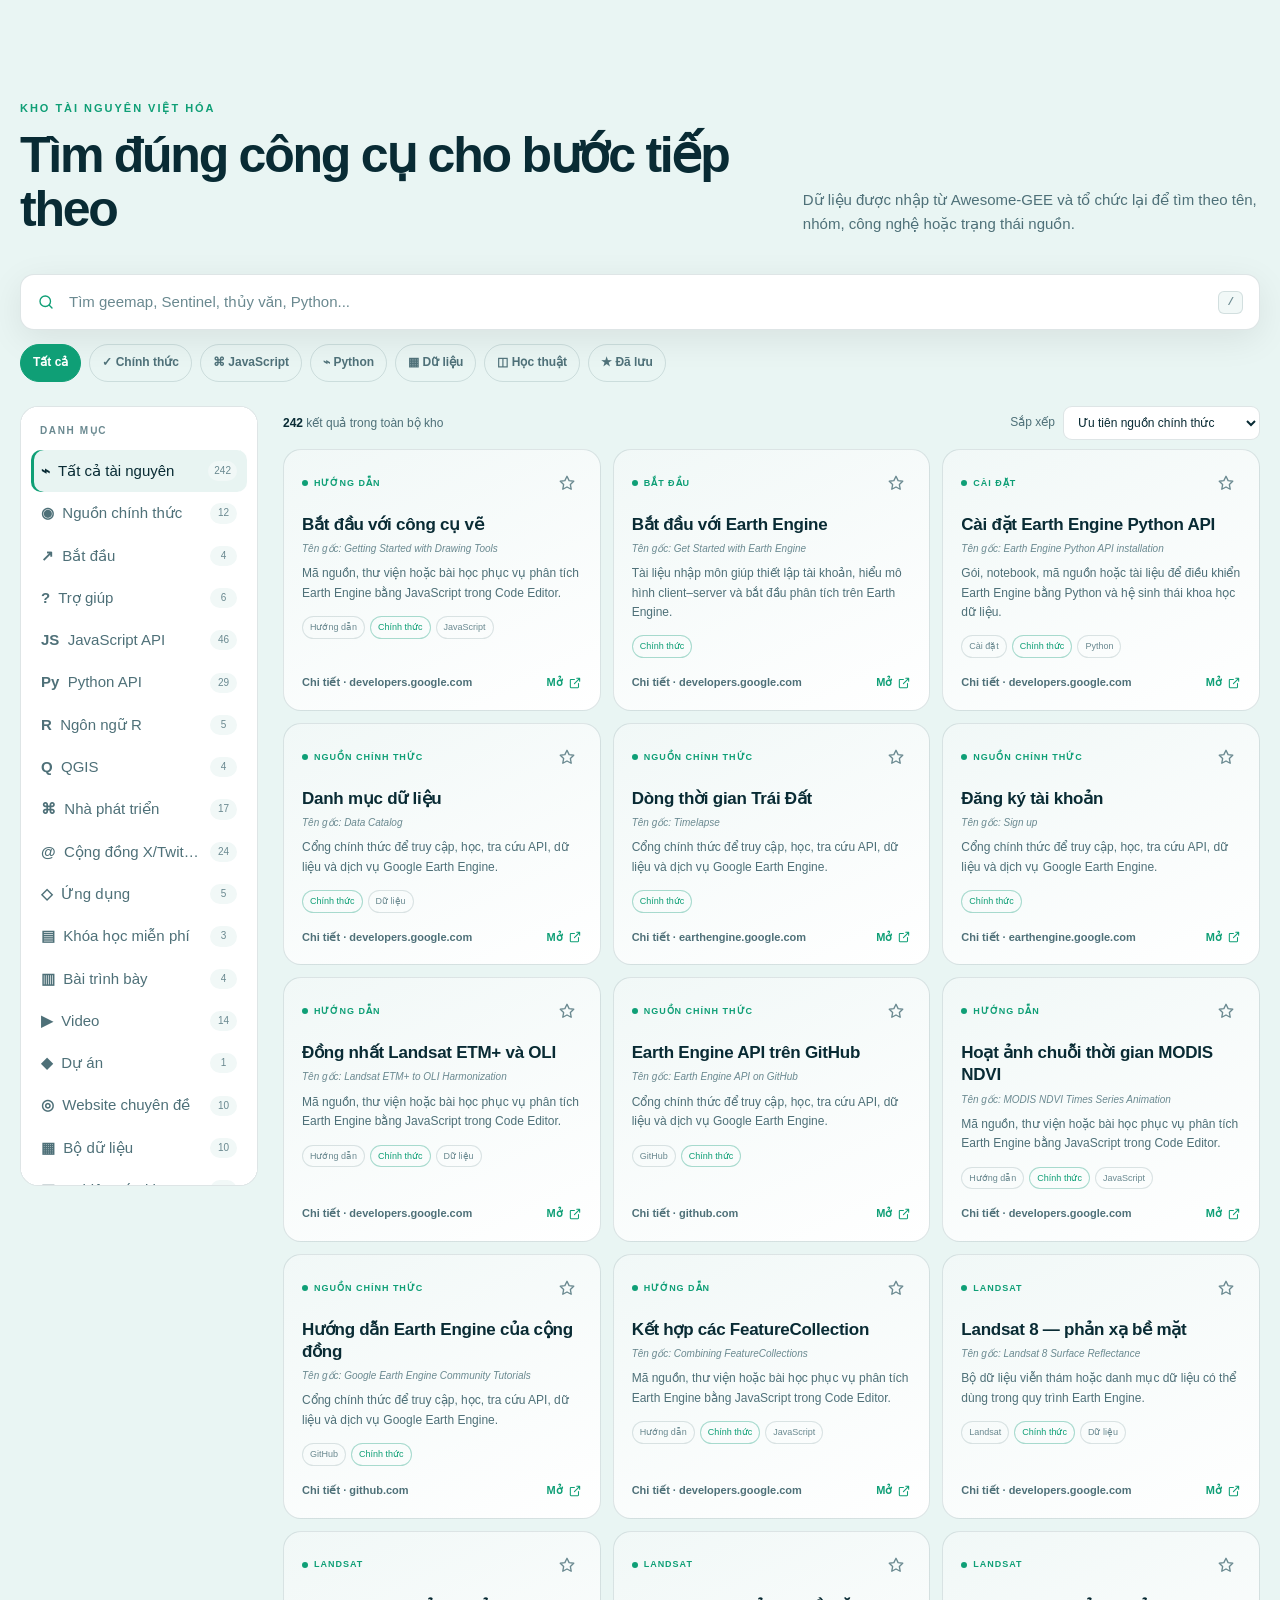
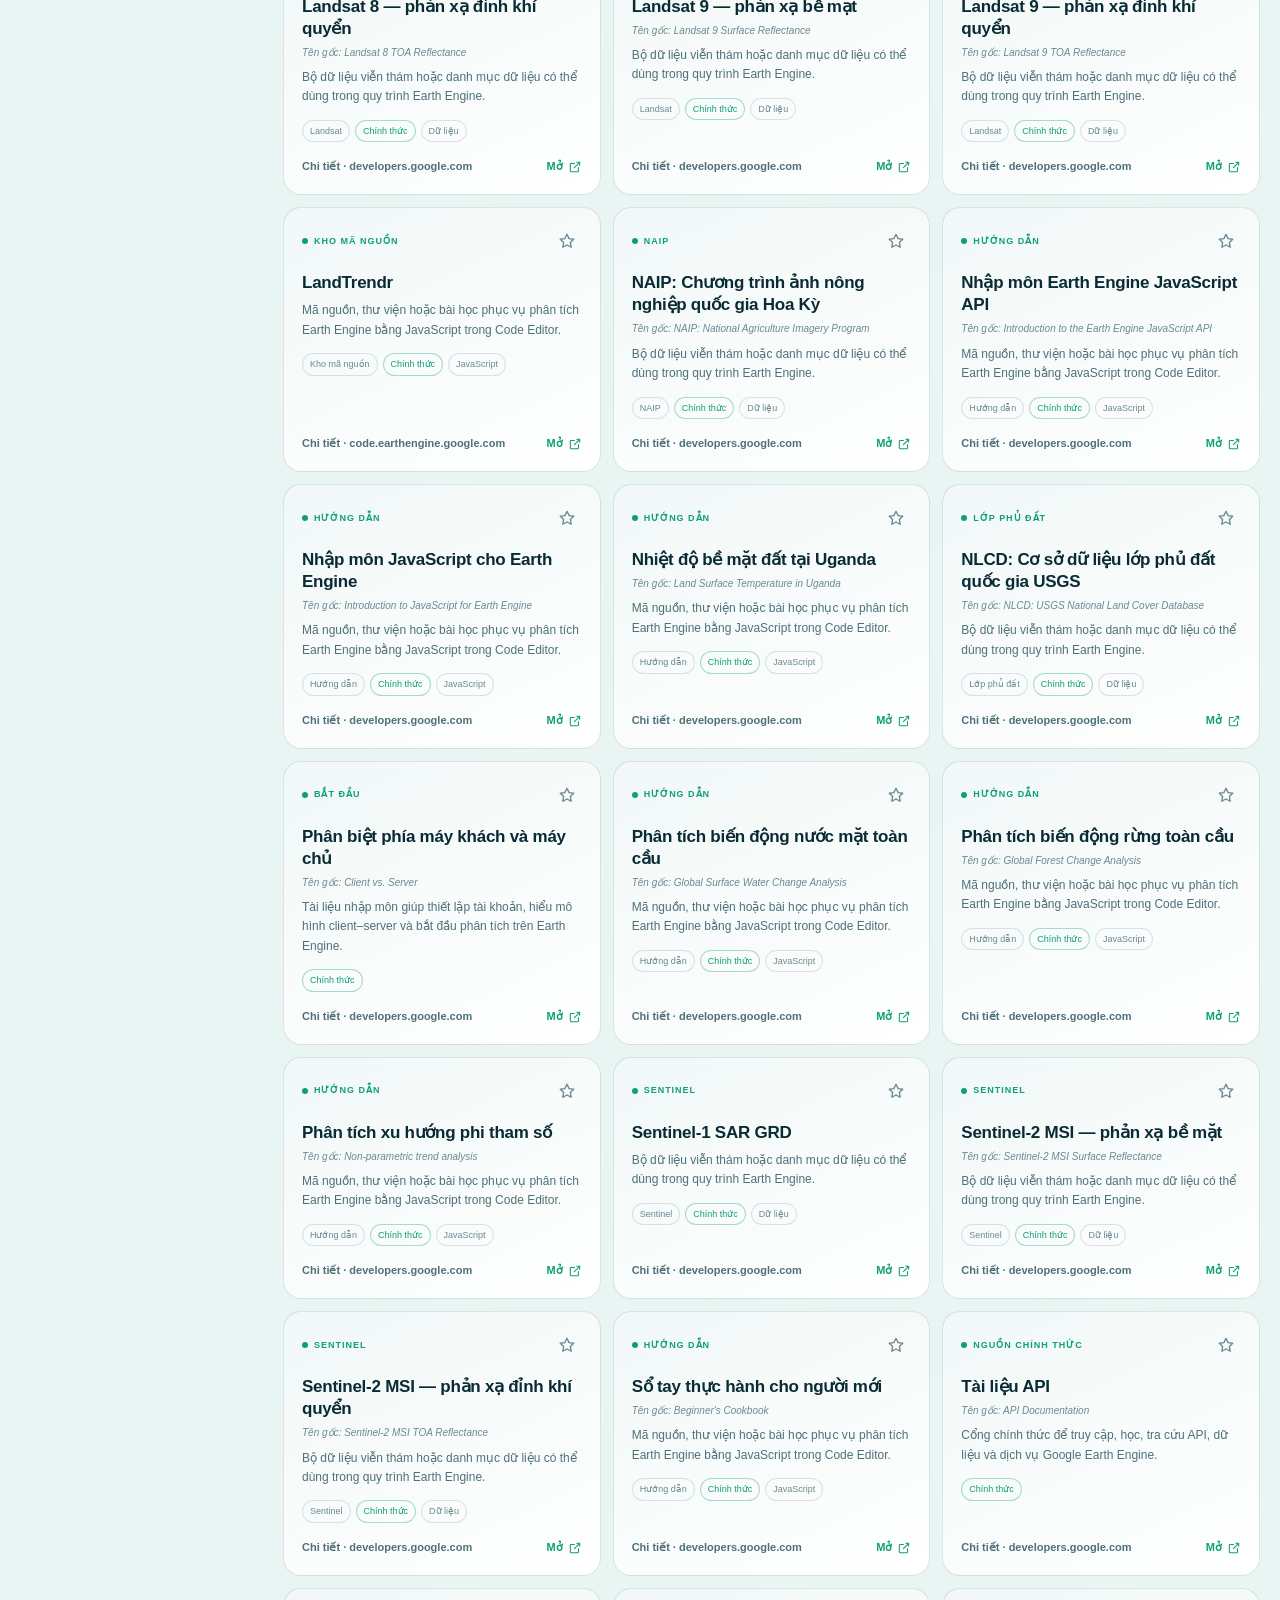
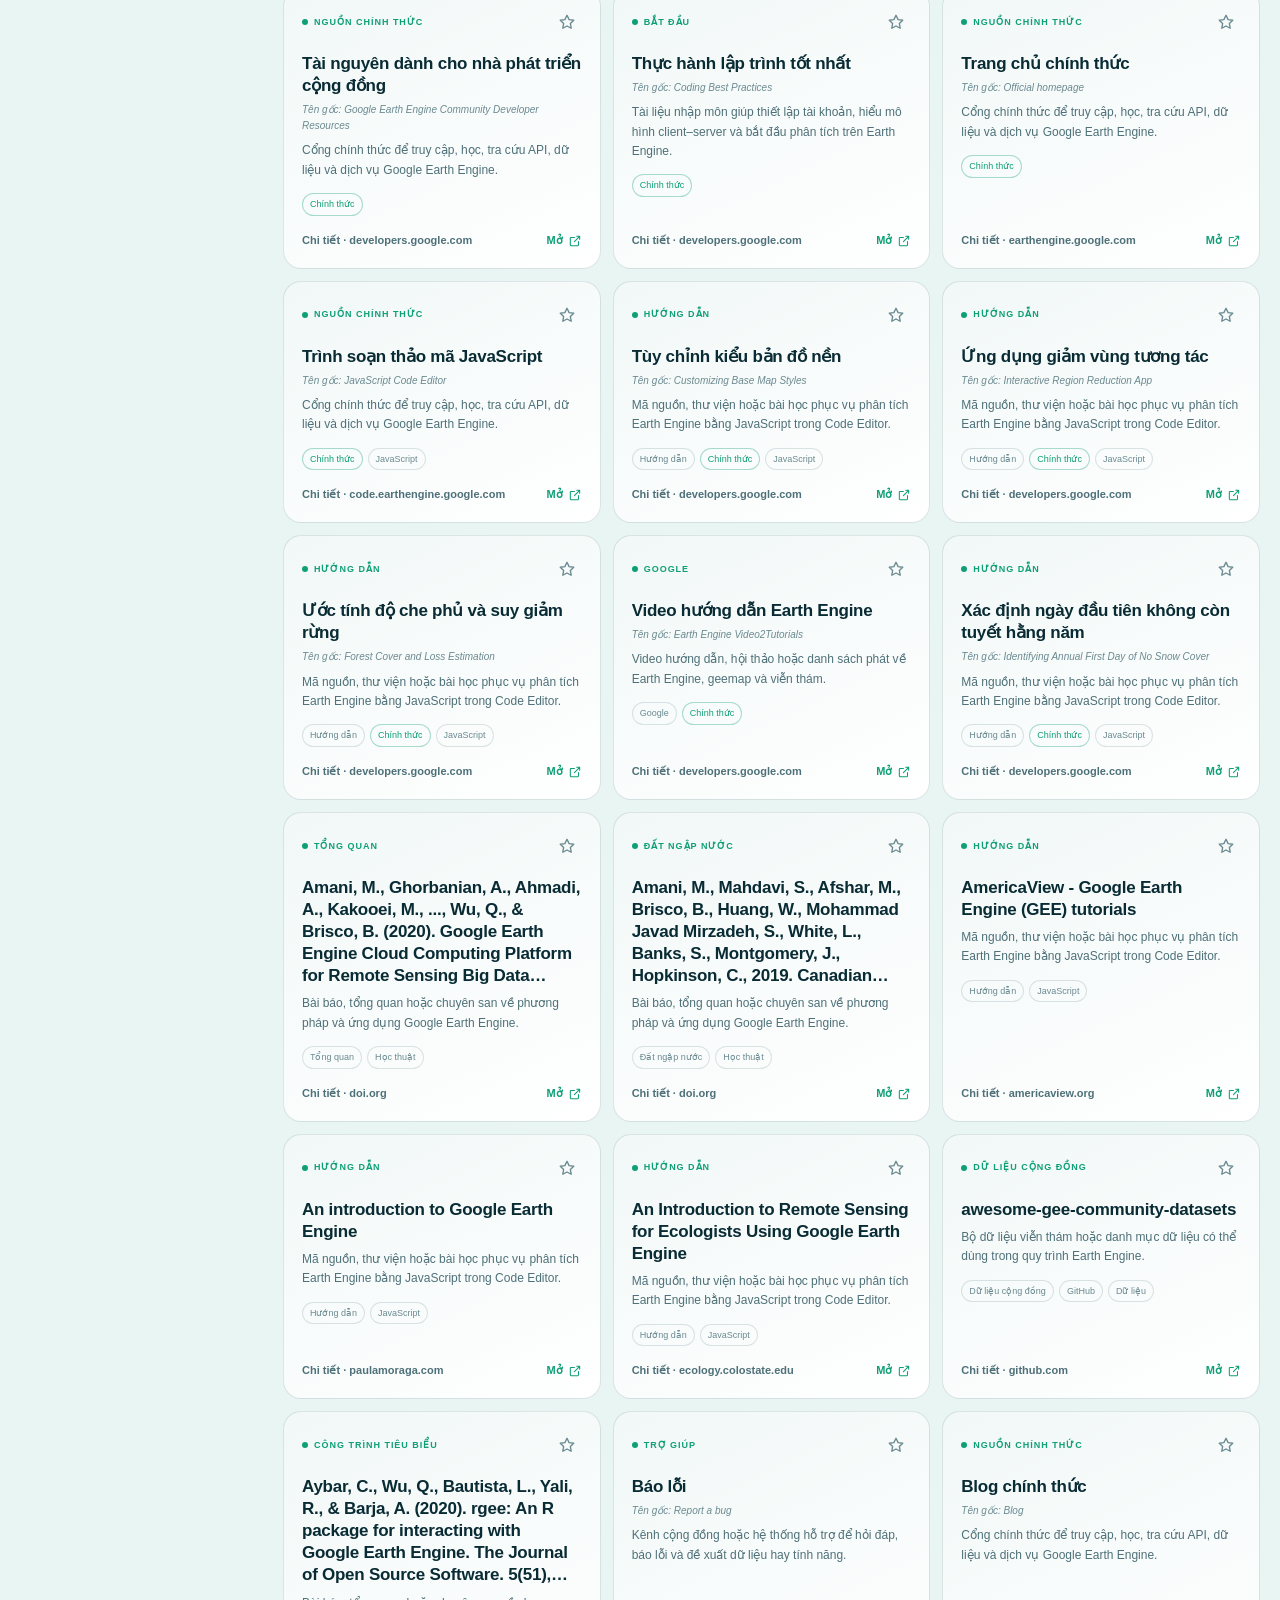
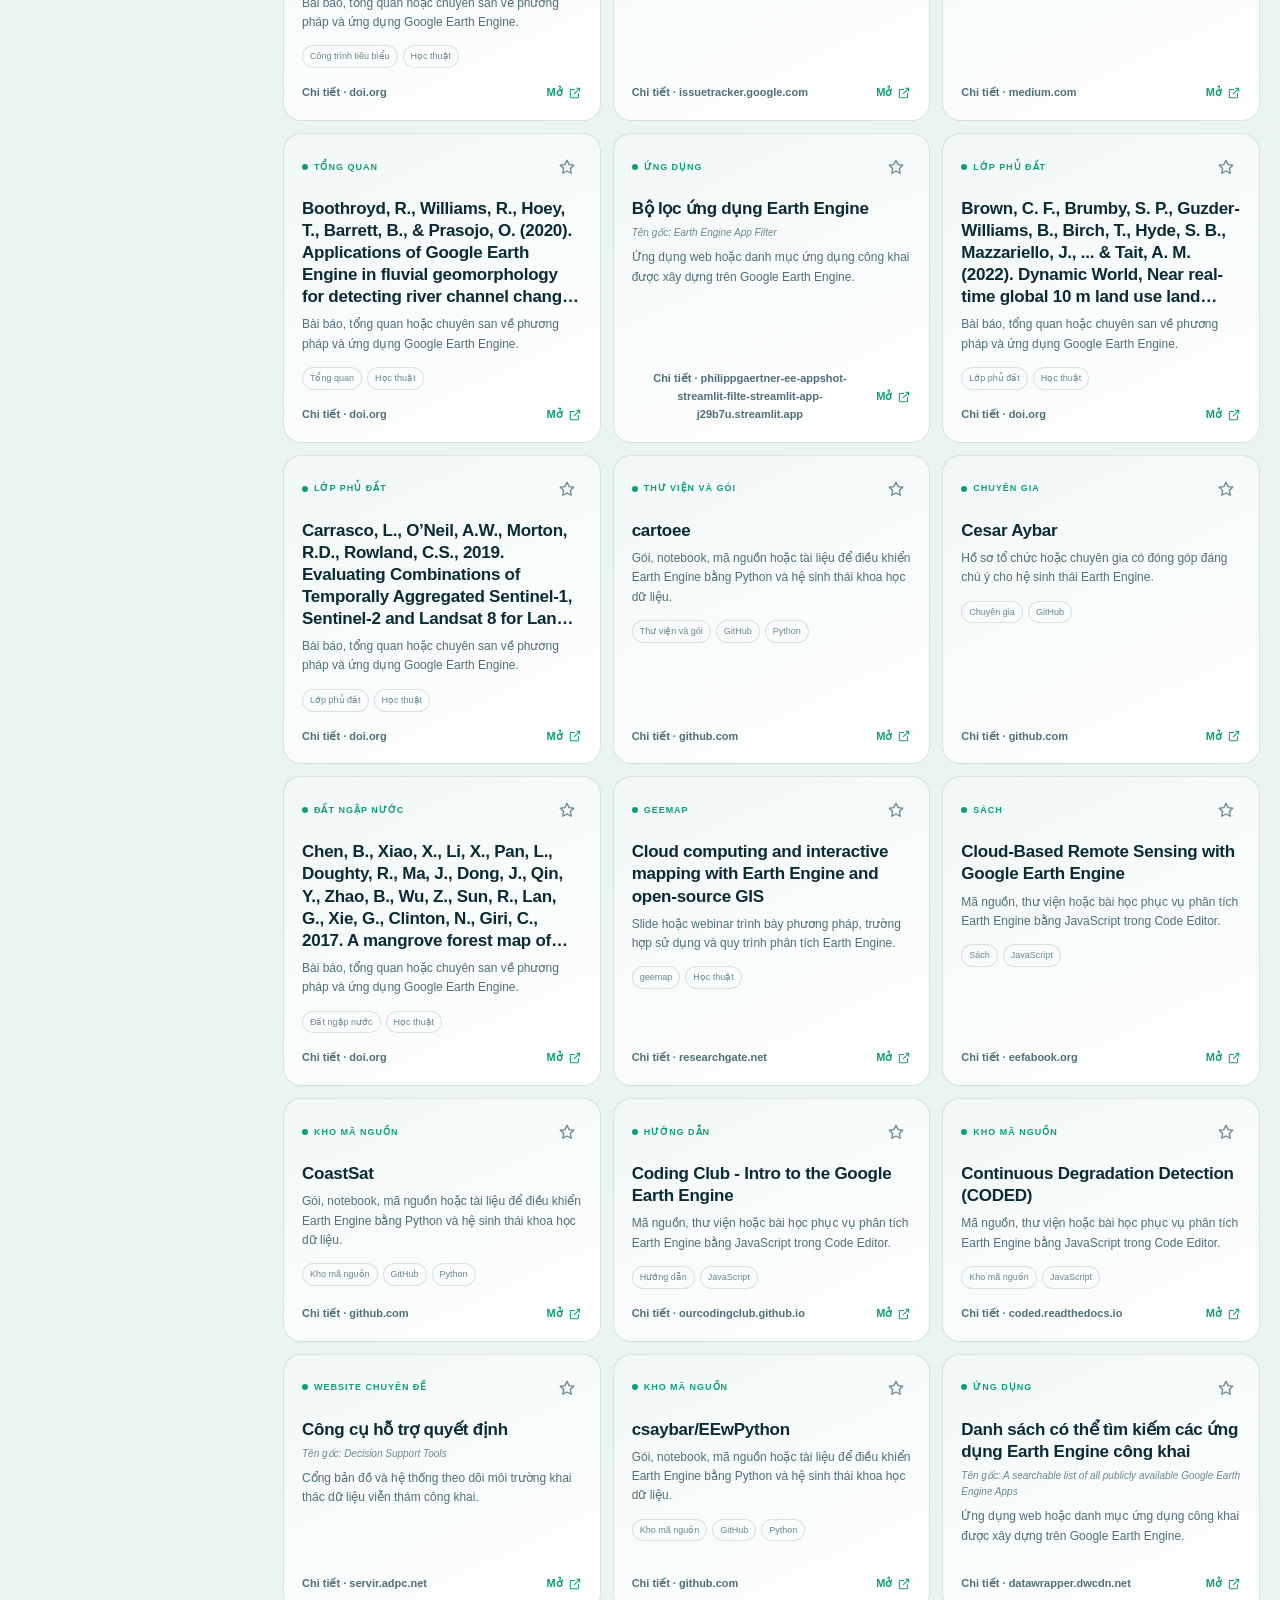
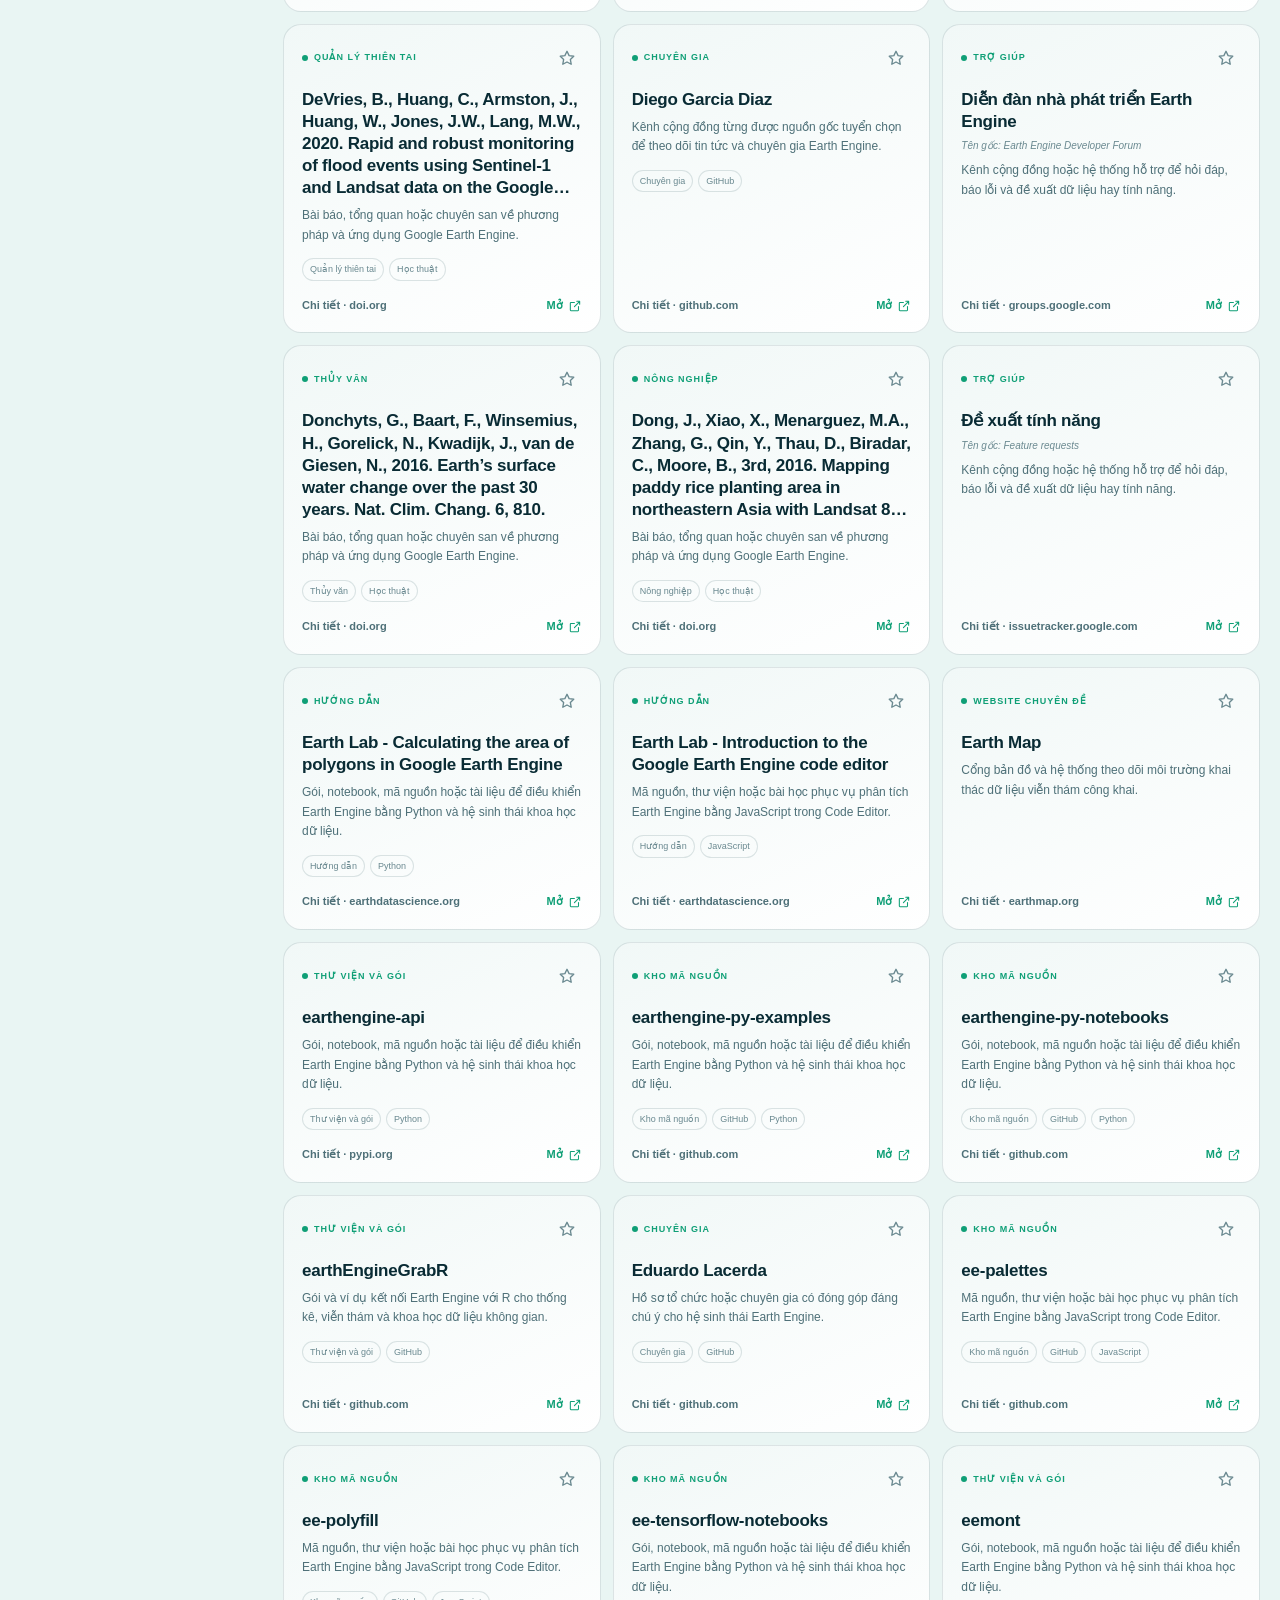
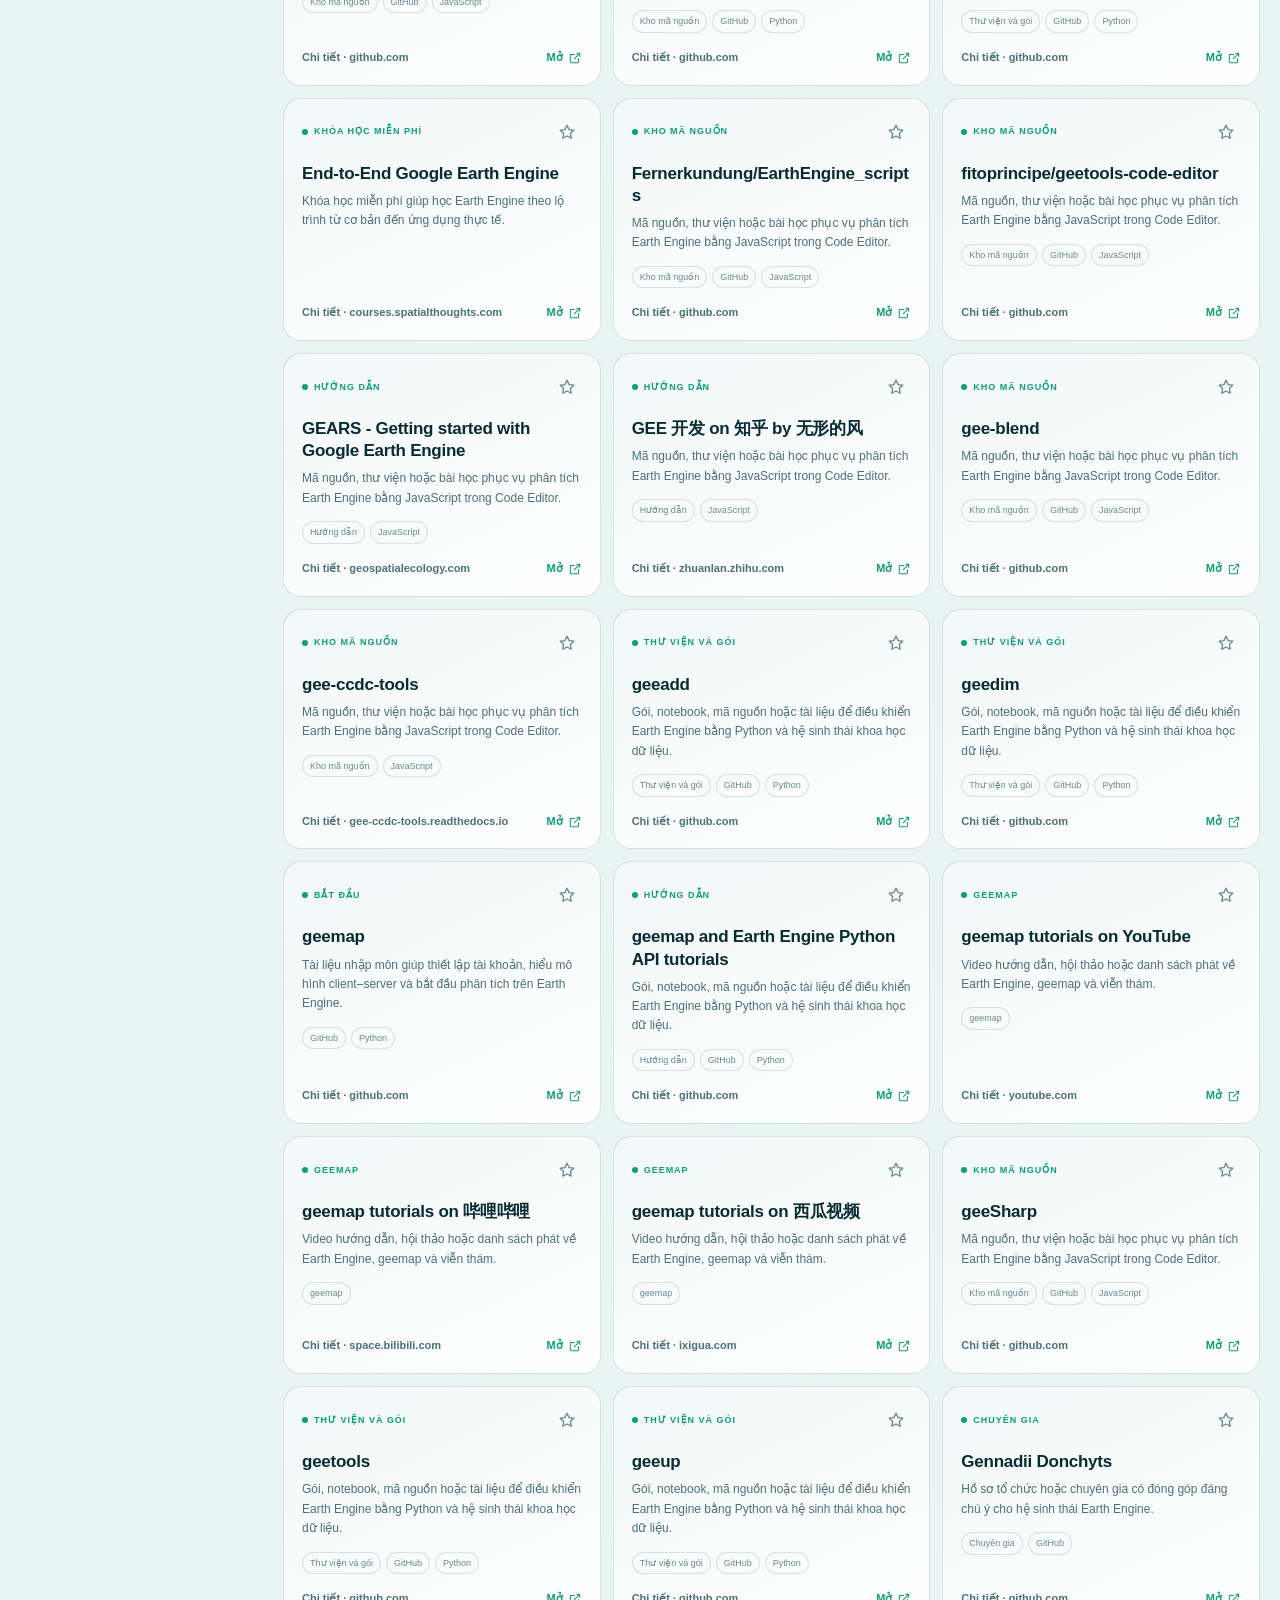
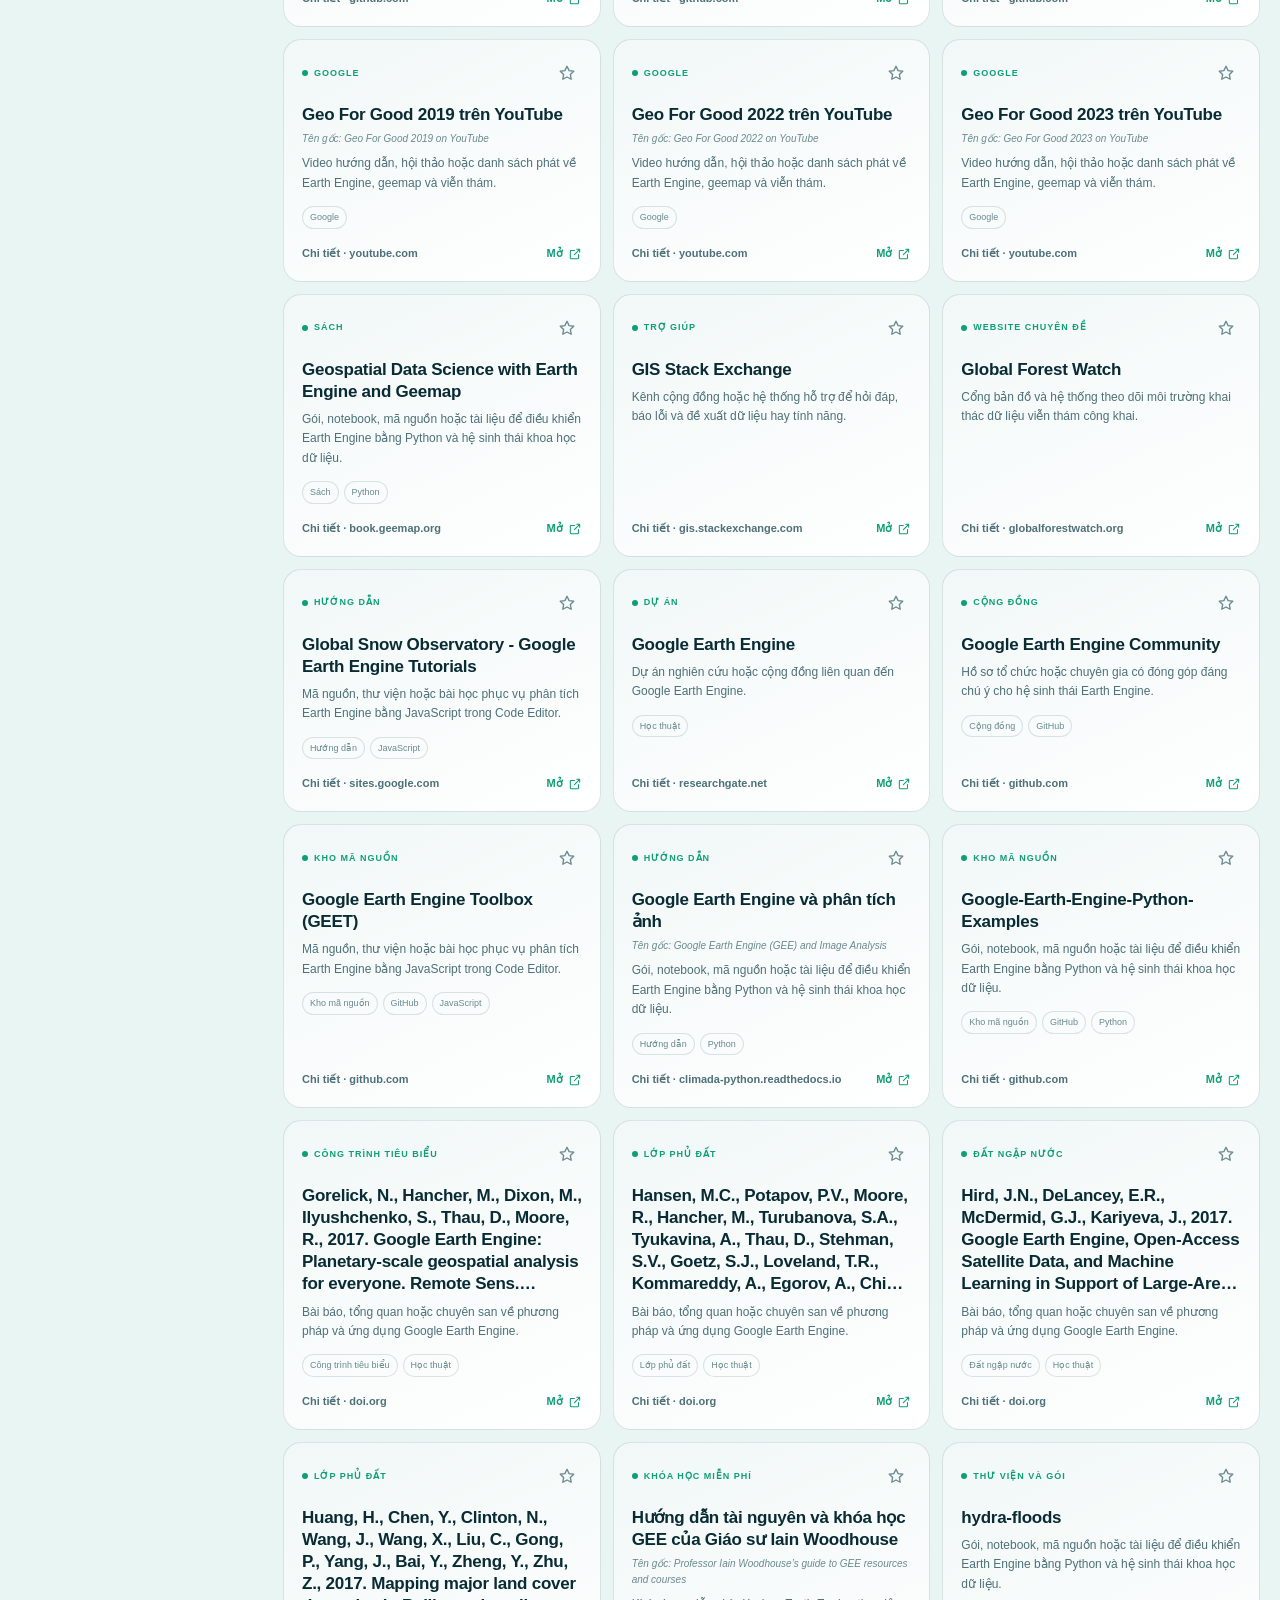
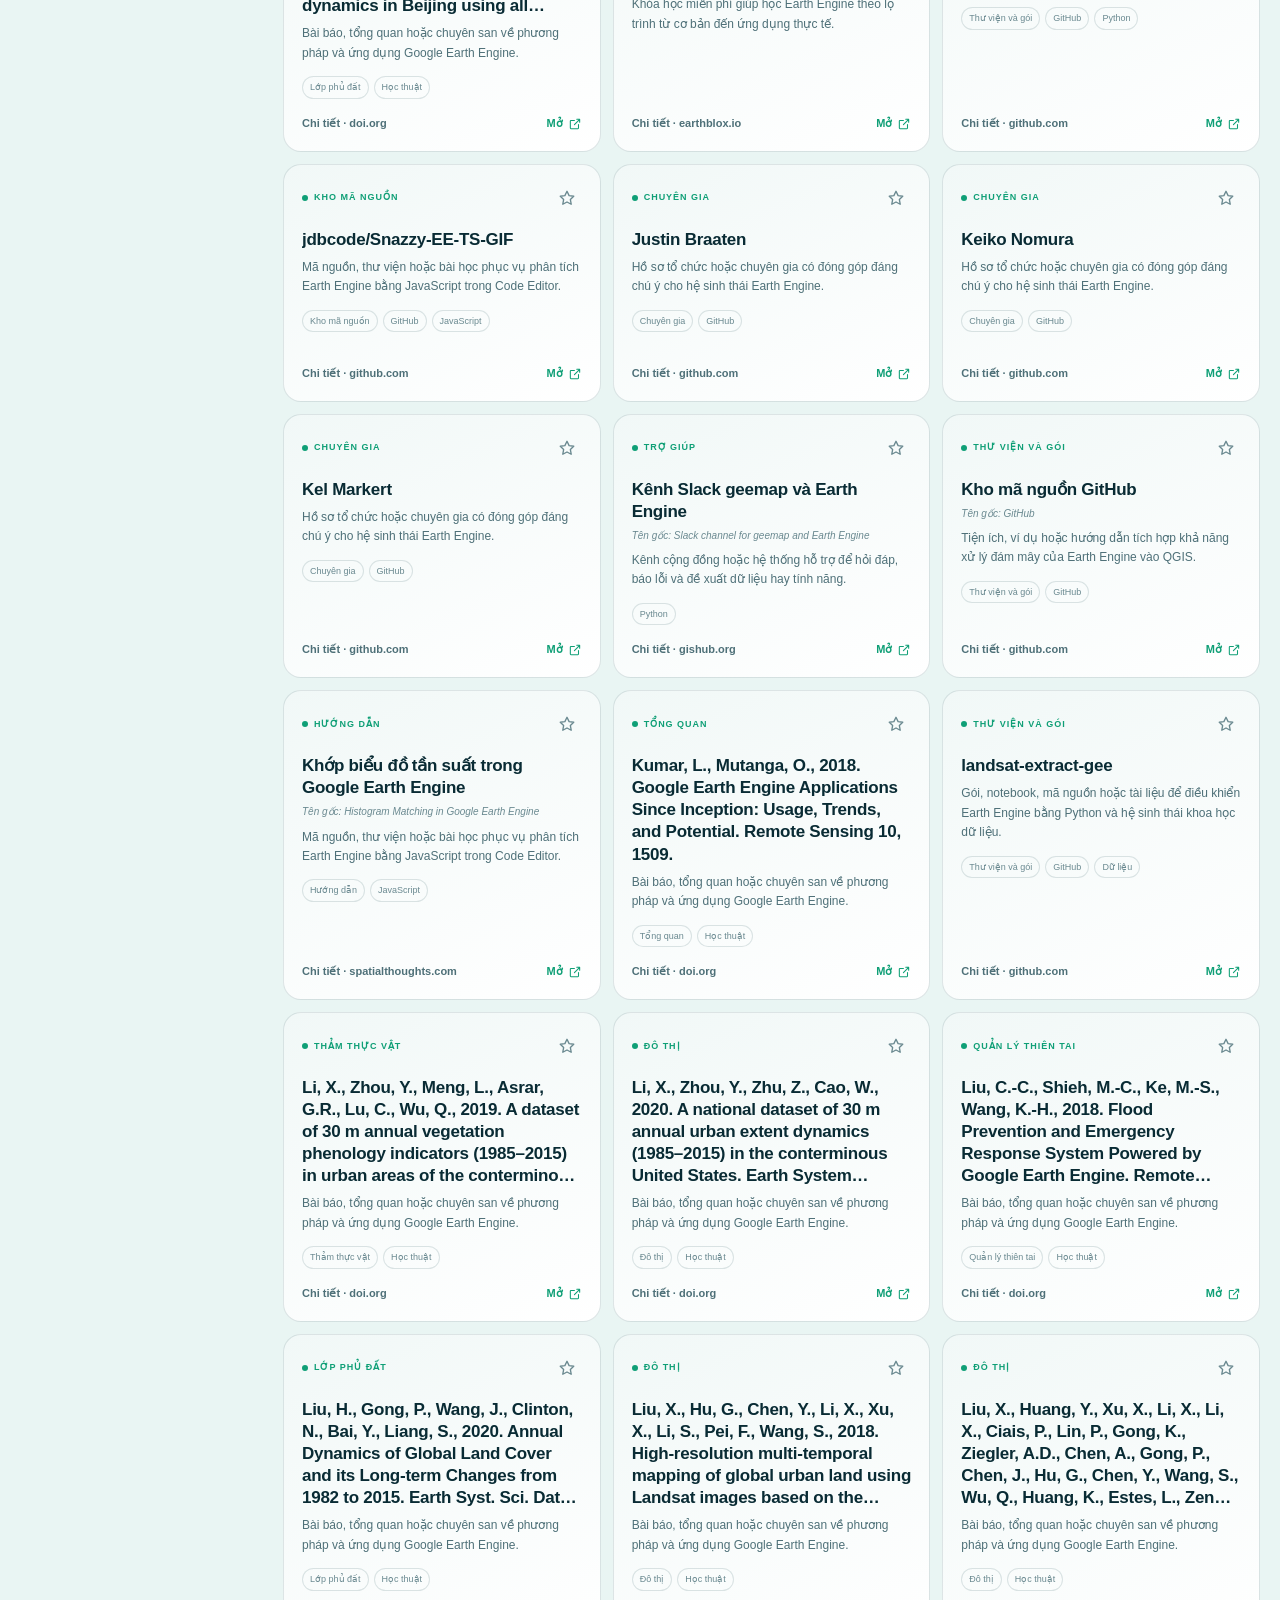
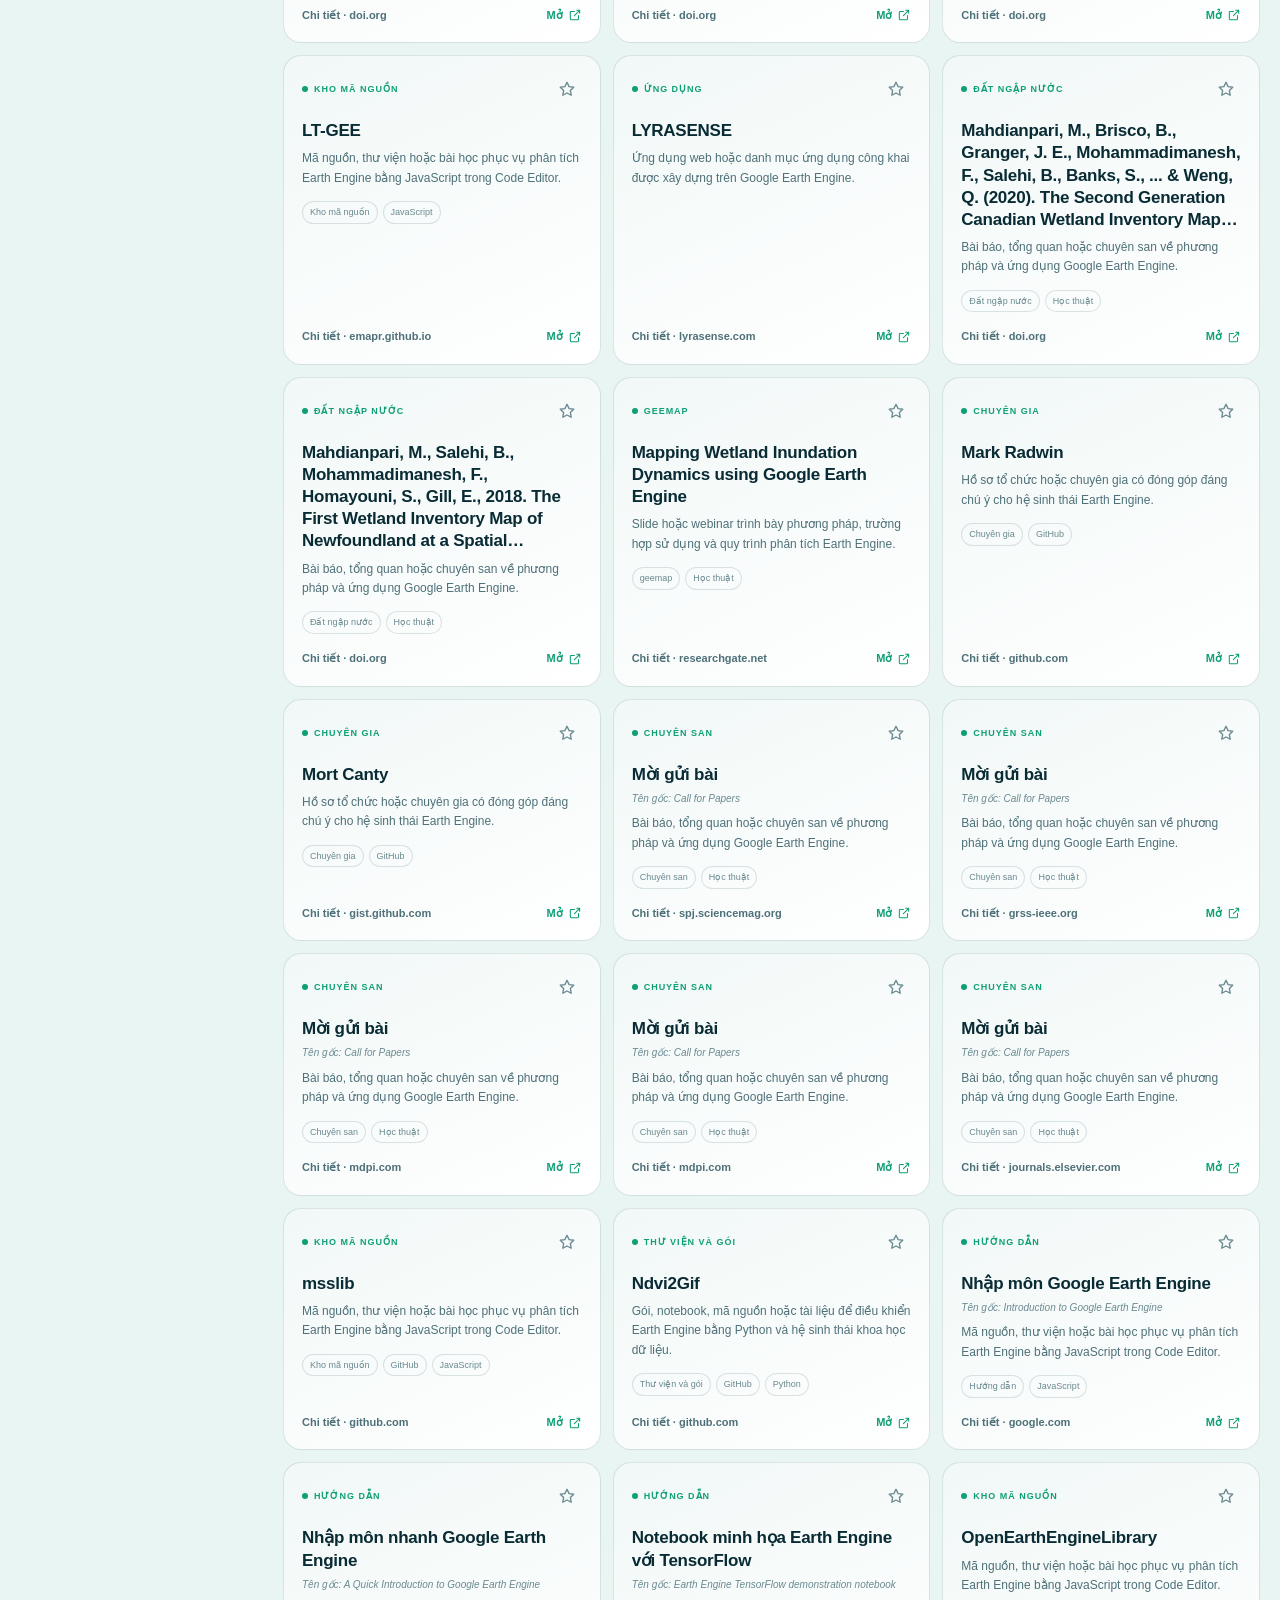
<file: gee/index.html>
<!DOCTYPE html>
<html lang="vi" data-theme="dark">
<head>
  <meta charset="utf-8">
  <meta name="viewport" content="width=device-width,initial-scale=1">
  <meta name="theme-color" content="#071825">
  <meta name="description" content="GEE OSINT Việt Nam — cổng tra cứu 242 tài nguyên Google Earth Engine được tuyển chọn và Việt hóa từ Awesome-GEE.">
  <meta name="keywords" content="Google Earth Engine, GEE, OSINT, GEOINT, viễn thám, GIS, dữ liệu vệ tinh, geemap, Python, JavaScript">
  <meta name="author" content="Long Ngo · Base27-CVNSS">
  <meta property="og:title" content="GEE OSINT Việt Nam">
  <meta property="og:description" content="Tìm nhanh tài liệu, thư viện, dữ liệu, khóa học và nghiên cứu Google Earth Engine trong một dashboard tiếng Việt.">
  <meta property="og:type" content="website">
  <title>GEE OSINT Việt Nam — Trạm điều phối tài nguyên Earth Engine</title>
  <link rel="icon" href="assets/gee-mark.svg" type="image/svg+xml">
  <link rel="stylesheet" href="styles.css">
  <script src="data/resources.js" defer></script>
  <script src="app.js" defer></script>
</head>
<body>
  <a class="skip-link" href="#resourceExplorer">Bỏ qua đến kho tài nguyên</a>

  <svg class="icon-sprite" aria-hidden="true">
    <symbol id="i-search" viewBox="0 0 24 24"><circle cx="11" cy="11" r="7"/><path d="m20 20-3.6-3.6"/></symbol>
    <symbol id="i-arrow" viewBox="0 0 24 24"><path d="M5 12h14m-6-6 6 6-6 6"/></symbol>
    <symbol id="i-external" viewBox="0 0 24 24"><path d="M15 4h5v5M20 4l-9 9"/><path d="M18 13v6a1 1 0 0 1-1 1H5a1 1 0 0 1-1-1V7a1 1 0 0 1 1-1h6"/></symbol>
    <symbol id="i-star" viewBox="0 0 24 24"><path d="m12 3 2.8 5.8 6.2.9-4.5 4.4 1.1 6.2-5.6-3-5.6 3 1.1-6.2-4.5-4.4 6.2-.9L12 3Z"/></symbol>
    <symbol id="i-moon" viewBox="0 0 24 24"><path d="M20 15.5A8.5 8.5 0 0 1 8.5 4 8.5 8.5 0 1 0 20 15.5Z"/></symbol>
    <symbol id="i-sun" viewBox="0 0 24 24"><circle cx="12" cy="12" r="4"/><path d="M12 2v2m0 16v2M4.9 4.9l1.4 1.4m11.4 11.4 1.4 1.4M2 12h2m16 0h2M4.9 19.1l1.4-1.4M17.7 6.3l1.4-1.4"/></symbol>
    <symbol id="i-filter" viewBox="0 0 24 24"><path d="M4 5h16l-6 7v5l-4 2v-7L4 5Z"/></symbol>
    <symbol id="i-shield" viewBox="0 0 24 24"><path d="M12 3 4.5 6v5.3c0 4.6 3.1 7.9 7.5 9.7 4.4-1.8 7.5-5.1 7.5-9.7V6L12 3Z"/><path d="m9 12 2 2 4-4"/></symbol>
    <symbol id="i-code" viewBox="0 0 24 24"><path d="m8 9-4 3 4 3m8-6 4 3-4 3m-2-9-4 12"/></symbol>
    <symbol id="i-database" viewBox="0 0 24 24"><ellipse cx="12" cy="5" rx="8" ry="3"/><path d="M4 5v6c0 1.7 3.6 3 8 3s8-1.3 8-3V5M4 11v6c0 1.7 3.6 3 8 3s8-1.3 8-3v-6"/></symbol>
    <symbol id="i-book" viewBox="0 0 24 24"><path d="M4 5.5A3.5 3.5 0 0 1 7.5 2H11v17H7.5A3.5 3.5 0 0 0 4 22V5.5ZM20 5.5A3.5 3.5 0 0 0 16.5 2H13v17h3.5A3.5 3.5 0 0 1 20 22V5.5Z"/></symbol>
    <symbol id="i-globe" viewBox="0 0 24 24"><circle cx="12" cy="12" r="9"/><path d="M3 12h18M12 3c2.3 2.4 3.5 5.4 3.5 9S14.3 18.6 12 21c-2.3-2.4-3.5-5.4-3.5-9S9.7 5.4 12 3Z"/></symbol>
    <symbol id="i-close" viewBox="0 0 24 24"><path d="m6 6 12 12M18 6 6 18"/></symbol>
  </svg>

  <header class="site-header">
    <div class="container nav-shell">
      <a class="brand" href="#top" aria-label="GEE OSINT Việt Nam — về đầu trang">
        <img src="assets/gee-mark.svg" alt="" width="44" height="44">
        <span><strong>GEE OSINT</strong><small>VIỆT NAM</small></span>
      </a>
      <nav class="main-nav" aria-label="Điều hướng chính">
        <a href="#workflow">Quy trình</a>
        <a href="#resourceExplorer">Tài nguyên</a>
        <a href="#responsible">Sử dụng đúng</a>
        <a href="../">OSINT Hub</a>
      </nav>
      <div class="nav-actions">
        <button class="icon-button" id="themeToggle" type="button" aria-label="Chuyển giao diện sáng/tối" title="Chuyển giao diện">
          <svg class="icon theme-icon-moon"><use href="#i-moon"/></svg>
          <svg class="icon theme-icon-sun"><use href="#i-sun"/></svg>
        </button>
        <a class="nav-github" href="https://github.com/Base27-CVNSS/OSINT/tree/main/gee" target="_blank" rel="noreferrer">
          GitHub <svg class="icon"><use href="#i-external"/></svg>
        </a>
      </div>
    </div>
  </header>

  <main id="top">
    <section class="hero container" aria-labelledby="heroTitle">
      <div class="hero-copy">
        <div class="eyebrow"><span class="live-dot"></span> TRẠM ĐIỀU PHỐI GEOINT MỞ</div>
        <h1 id="heroTitle">Quan sát Trái Đất.<br><span>Đặt đúng câu hỏi.</span></h1>
        <p class="hero-lead">Cổng tiếng Việt giúp bạn tìm đúng tài liệu, API, thư viện, bộ dữ liệu, khóa học và nghiên cứu về <strong>Google Earth Engine</strong>—không phải lục tìm qua hàng trăm tab rời rạc.</p>
        <div class="hero-actions">
          <a class="button primary" href="#resourceExplorer">Khám phá tài nguyên <svg class="icon"><use href="#i-arrow"/></svg></a>
          <a class="button secondary" href="https://code.earthengine.google.com/" target="_blank" rel="noreferrer">Mở Code Editor <svg class="icon"><use href="#i-external"/></svg></a>
        </div>
        <div class="trust-row">
          <span><svg class="icon"><use href="#i-shield"/></svg> Nguồn CC0</span>
          <span><svg class="icon"><use href="#i-globe"/></svg> Việt hóa &amp; tuyển chọn</span>
          <span><svg class="icon"><use href="#i-code"/></svg> Không backend</span>
        </div>
      </div>

      <div class="orbit-console" role="img" aria-label="Mô phỏng quy trình quan sát Trái Đất">
        <div class="console-top"><span>EARTH OBSERVATION CONSOLE</span><span class="status">● ONLINE</span></div>
        <div class="orbit-stage">
          <div class="radar-ring ring-1"></div>
          <div class="radar-ring ring-2"></div>
          <div class="planet">
            <span class="land land-a"></span><span class="land land-b"></span><span class="land land-c"></span>
          </div>
          <div class="satellite"><span></span></div>
          <div class="scan-line"></div>
          <span class="coordinate coord-a">10.8231° N</span>
          <span class="coordinate coord-b">106.6297° E</span>
        </div>
        <div class="console-grid">
          <div><span>TÀI NGUYÊN</span><strong id="heroResourceCount">242</strong></div>
          <div><span>NHÓM CHÍNH</span><strong id="heroSectionCount">18</strong></div>
          <div><span>NGUỒN</span><strong>CC0</strong></div>
        </div>
      </div>
    </section>

    <section class="signal-strip" aria-label="Thống kê nhanh">
      <div class="container signal-grid">
        <div><strong id="resourceCount">—</strong><span>Tài nguyên tuyển chọn</span></div>
        <div><strong id="officialCount">—</strong><span>Nguồn chính thức</span></div>
        <div><strong id="datasetCount">—</strong><span>Dữ liệu &amp; nghiên cứu</span></div>
        <div><strong id="legacyCount">—</strong><span>Liên kết cần rà soát</span></div>
      </div>
    </section>

    <section class="section container" id="workflow">
      <div class="section-heading split-heading">
        <div><span class="kicker">QUY TRÌNH 05 BƯỚC</span><h2>Từ câu hỏi OSINT đến bằng chứng địa không gian</h2></div>
        <p>Earth Engine là hạ tầng phân tích dữ liệu quy mô hành tinh. Giá trị OSINT không nằm ở “ảnh vệ tinh đẹp”, mà ở quy trình biến quan sát công khai thành kết luận có thể kiểm chứng.</p>
      </div>
      <div class="workflow-grid">
        <article><span>01</span><div class="step-icon"><svg class="icon"><use href="#i-search"/></svg></div><h3>Định nghĩa câu hỏi</h3><p>Chốt đối tượng, khu vực, thời gian và tiêu chí chứng minh trước khi chọn dữ liệu.</p></article>
        <article><span>02</span><div class="step-icon"><svg class="icon"><use href="#i-database"/></svg></div><h3>Chọn dữ liệu</h3><p>Đối chiếu Landsat, Sentinel, MODIS hoặc dữ liệu cộng đồng theo độ phân giải và chu kỳ.</p></article>
        <article><span>03</span><div class="step-icon"><svg class="icon"><use href="#i-code"/></svg></div><h3>Tạo phép phân tích</h3><p>Dùng JavaScript, Python, R hoặc QGIS để lọc mây, tổng hợp, phân loại và đo biến động.</p></article>
        <article><span>04</span><div class="step-icon"><svg class="icon"><use href="#i-shield"/></svg></div><h3>Kiểm chứng chéo</h3><p>So với nguồn độc lập, dữ liệu thực địa, metadata và sai số trước khi kết luận.</p></article>
        <article><span>05</span><div class="step-icon"><svg class="icon"><use href="#i-globe"/></svg></div><h3>Công bố có trách nhiệm</h3><p>Lưu phương pháp, mốc thời gian, nguồn dữ liệu và giới hạn để người khác tái lập.</p></article>
      </div>
    </section>

    <section class="section explorer-section" id="resourceExplorer">
      <div class="container">
        <div class="section-heading explorer-heading">
          <div><span class="kicker">KHO TÀI NGUYÊN VIỆT HÓA</span><h2>Tìm đúng công cụ cho bước tiếp theo</h2></div>
          <p>Dữ liệu được nhập từ Awesome-GEE và tổ chức lại để tìm theo tên, nhóm, công nghệ hoặc trạng thái nguồn.</p>
        </div>

        <div class="search-panel" role="search">
          <label class="search-box">
            <svg class="icon"><use href="#i-search"/></svg>
            <input id="searchInput" type="search" autocomplete="off" placeholder="Tìm geemap, Sentinel, thủy văn, Python...">
            <kbd>/</kbd>
          </label>
          <button class="filter-button" id="mobileFilterButton" type="button" aria-controls="categoryPanel" aria-expanded="false">
            <svg class="icon"><use href="#i-filter"/></svg> Danh mục
          </button>
        </div>

        <div class="quick-filters" id="quickFilters" role="group" aria-label="Bộ lọc nhanh">
          <button class="filter-chip active" type="button" data-filter="all">Tất cả</button>
          <button class="filter-chip" type="button" data-filter="official">✓ Chính thức</button>
          <button class="filter-chip" type="button" data-filter="JavaScript">⌘ JavaScript</button>
          <button class="filter-chip" type="button" data-filter="Python">⌁ Python</button>
          <button class="filter-chip" type="button" data-filter="Dữ liệu">▦ Dữ liệu</button>
          <button class="filter-chip" type="button" data-filter="Học thuật">◫ Học thuật</button>
          <button class="filter-chip" type="button" data-filter="favorites">★ Đã lưu</button>
        </div>

        <div class="explorer-layout">
          <aside class="category-panel" id="categoryPanel">
            <div class="category-head"><span>DANH MỤC</span><button id="closeCategories" type="button" aria-label="Đóng danh mục"><svg class="icon"><use href="#i-close"/></svg></button></div>
            <div id="categoryList"></div>
            <div class="source-card">
              <span>Nguồn tuyển chọn</span>
              <strong>Awesome-GEE</strong>
              <p>Qiusheng Wu · CC0 1.0</p>
              <a href="https://github.com/opengeos/Awesome-GEE" target="_blank" rel="noreferrer">Xem kho gốc <svg class="icon"><use href="#i-external"/></svg></a>
            </div>
          </aside>

          <div class="results-shell">
            <div class="results-head">
              <p><strong id="visibleCount">0</strong> kết quả <span id="activeContext">trong toàn bộ kho</span></p>
              <label>Sắp xếp
                <select id="sortSelect">
                  <option value="featured">Ưu tiên nguồn chính thức</option>
                  <option value="az">Tên A–Z</option>
                  <option value="category">Theo danh mục</option>
                </select>
              </label>
            </div>
            <div class="resource-grid" id="resourceGrid" aria-live="polite"></div>
            <div class="empty-state" id="emptyState" hidden>
              <div>⌁</div><h3>Chưa tìm thấy tài nguyên phù hợp</h3><p>Hãy thử từ khóa ngắn hơn hoặc xóa bớt bộ lọc.</p><button id="resetFilters" type="button">Xóa bộ lọc</button>
            </div>
          </div>
        </div>
      </div>
    </section>

    <section class="section container" id="responsible">
      <div class="responsible-card">
        <div class="responsible-icon"><svg class="icon"><use href="#i-shield"/></svg></div>
        <div>
          <span class="kicker">OSINT CÓ TRÁCH NHIỆM</span>
          <h2>Dữ liệu mở không đồng nghĩa với kết luận tùy ý</h2>
          <p>Ảnh vệ tinh và lớp dữ liệu Earth Engine có thể chứa nhiễu, mây, sai lệch thời gian, giới hạn độ phân giải hoặc điều kiện cấp phép riêng. Luôn ghi nguồn, kiểm tra metadata, xác minh chéo và tránh công bố thông tin nhạy cảm có thể gây hại cho cá nhân hay cộng đồng.</p>
        </div>
        <ul>
          <li>Kiểm tra giấy phép từng bộ dữ liệu</li>
          <li>Không suy diễn vượt quá độ phân giải</li>
          <li>Lưu mã và tham số để tái lập</li>
          <li>Phân biệt quan sát với kết luận</li>
        </ul>
      </div>
    </section>

    <section class="section container source-section" id="source">
      <div class="section-heading split-heading">
        <div><span class="kicker">NGUỒN &amp; GHI NHẬN</span><h2>Được xây trên một danh mục mở</h2></div>
        <p>Bản tiếng Việt giữ liên kết đến nguồn gốc, bổ sung phân loại và mô tả phục vụ người dùng Việt Nam. Tên sản phẩm, nhãn hiệu và giấy phép tài nguyên bên thứ ba vẫn thuộc chủ sở hữu tương ứng.</p>
      </div>
      <div class="source-grid">
        <article><span>NGUỒN GỐC</span><h3>opengeos/Awesome-GEE</h3><p>Danh mục do <strong>Qiusheng Wu</strong> khởi tạo và cộng đồng đóng góp.</p><a href="https://github.com/opengeos/Awesome-GEE" target="_blank" rel="noreferrer">Mở nguồn gốc <svg class="icon"><use href="#i-external"/></svg></a></article>
        <article><span>GIẤY PHÉP DANH MỤC</span><h3>CC0 1.0 Universal</h3><p>Nguồn gốc từ bỏ quyền tác giả trong phạm vi pháp luật cho phép.</p><a href="https://creativecommons.org/publicdomain/zero/1.0/" target="_blank" rel="noreferrer">Đọc CC0 <svg class="icon"><use href="#i-external"/></svg></a></article>
        <article><span>BẢN VIỆT HÓA</span><h3>Base27-CVNSS · 2026</h3><p>Do <strong>Long Ngo</strong> biên tập, tổ chức dữ liệu và phát triển dashboard.</p><a href="README.md">Đọc tài liệu dự án <svg class="icon"><use href="#i-arrow"/></svg></a></article>
      </div>
    </section>
  </main>

  <footer>
    <div class="container footer-grid">
      <div class="footer-brand"><img src="assets/gee-mark.svg" alt="" width="42" height="42"><div><strong>GEE OSINT Việt Nam</strong><span>Earth observation · Open knowledge · Responsible intelligence</span></div></div>
      <div class="footer-links"><a href="../">OSINT Master Toolkit</a><a href="README.md">README</a><a href="SOURCES.md">Nguồn</a><a href="https://github.com/Base27-CVNSS/OSINT" target="_blank" rel="noreferrer">GitHub</a></div>
      <p>© 2026 Base27-CVNSS · Nội dung danh mục nguồn theo CC0; mã website theo MIT của kho OSINT.</p>
    </div>
  </footer>

  <dialog id="resourceDialog" aria-labelledby="dialogTitle">
    <form method="dialog" class="dialog-shell">
      <button class="dialog-close" type="submit" value="close" aria-label="Đóng"><svg class="icon"><use href="#i-close"/></svg></button>
      <div class="dialog-kicker" id="dialogSection"></div>
      <h2 id="dialogTitle">Tài nguyên GEE</h2>
      <p class="dialog-original" id="dialogOriginal"></p>
      <p id="dialogDescription"></p>
      <div class="dialog-tags" id="dialogTags"></div>
      <div class="dialog-note" id="dialogNote"></div>
      <div class="dialog-actions">
        <button class="button secondary" id="dialogFavorite" type="button">★ Lưu tài nguyên</button>
        <a class="button primary" id="dialogOpen" href="#" target="_blank" rel="noreferrer">Mở nguồn <svg class="icon"><use href="#i-external"/></svg></a>
      </div>
    </form>
  </dialog>
</body>
</html>
</file>
<file: gee/styles.css>
:root {
  color-scheme: dark;
  --bg: #06111b;
  --bg-deep: #030b12;
  --panel: #0a1b28;
  --panel-2: #0d2232;
  --panel-3: #102b3d;
  --line: rgba(143, 202, 218, .16);
  --line-strong: rgba(87, 224, 194, .34);
  --text: #edfaff;
  --muted: #92aeba;
  --faint: #678491;
  --mint: #4de4b4;
  --mint-dark: #23bc8e;
  --cyan: #3fc9f2;
  --blue: #7792ff;
  --amber: #ffc861;
  --danger: #ff8495;
  --shadow: 0 24px 80px rgba(0, 7, 12, .35);
  --radius-sm: 12px;
  --radius: 18px;
  --radius-lg: 28px;
  --container: 1280px;
}

html[data-theme="light"] {
  color-scheme: light;
  --bg: #f4faf9;
  --bg-deep: #e9f5f3;
  --panel: #ffffff;
  --panel-2: #f1f8f7;
  --panel-3: #e8f4f2;
  --line: rgba(22, 72, 83, .14);
  --line-strong: rgba(17, 155, 121, .35);
  --text: #092b34;
  --muted: #4e7078;
  --faint: #6a8990;
  --mint: #0f9f76;
  --mint-dark: #087a5b;
  --cyan: #128ab3;
  --blue: #4e69d8;
  --shadow: 0 22px 70px rgba(28, 83, 80, .13);
}

*, *::before, *::after { box-sizing: border-box; }
html { scroll-behavior: smooth; scroll-padding-top: 92px; }
body {
  margin: 0;
  overflow-x: hidden;
  color: var(--text);
  background:
    radial-gradient(circle at 78% -2%, rgba(63, 201, 242, .09), transparent 30rem),
    radial-gradient(circle at 10% 8%, rgba(77, 228, 180, .07), transparent 27rem),
    var(--bg);
  font-family: Inter, "Segoe UI", Roboto, Helvetica, Arial, sans-serif;
  font-size: 15px;
  line-height: 1.62;
  -webkit-font-smoothing: antialiased;
}

button, input, select { font: inherit; }
button, a { -webkit-tap-highlight-color: transparent; }
a { color: inherit; }
img, svg { display: block; }
.container { width: min(var(--container), calc(100% - 40px)); margin-inline: auto; }
.icon { width: 18px; height: 18px; fill: none; stroke: currentColor; stroke-width: 1.8; stroke-linecap: round; stroke-linejoin: round; }
.icon-sprite { position: absolute; width: 0; height: 0; overflow: hidden; }
.skip-link { position: fixed; top: 8px; left: 8px; z-index: 999; transform: translateY(-150%); padding: 10px 14px; color: #001b22; background: var(--mint); border-radius: 9px; font-weight: 800; }
.skip-link:focus { transform: translateY(0); }

.site-header {
  position: sticky;
  top: 0;
  z-index: 90;
  border-bottom: 1px solid var(--line);
  background: color-mix(in srgb, var(--bg) 84%, transparent);
  -webkit-backdrop-filter: blur(18px);
  backdrop-filter: blur(18px);
}
.nav-shell { height: 76px; display: flex; align-items: center; justify-content: space-between; gap: 24px; }
.brand { display: inline-flex; align-items: center; gap: 11px; text-decoration: none; }
.brand img { border-radius: 14px; box-shadow: 0 8px 24px rgba(0, 0, 0, .2); }
.brand span { display: grid; line-height: 1.05; }
.brand strong { font-size: 15px; letter-spacing: .04em; }
.brand small { margin-top: 5px; color: var(--mint); font-size: 9px; font-weight: 900; letter-spacing: .24em; }
.main-nav { display: flex; align-items: center; gap: 30px; }
.main-nav a { position: relative; color: var(--muted); font-size: 13px; font-weight: 700; text-decoration: none; }
.main-nav a::after { content: ""; position: absolute; right: 0; bottom: -9px; left: 0; height: 2px; transform: scaleX(0); background: var(--mint); transition: transform .18s ease; }
.main-nav a:hover, .main-nav a:focus-visible { color: var(--text); }
.main-nav a:hover::after, .main-nav a:focus-visible::after { transform: scaleX(1); }
.nav-actions { display: flex; align-items: center; gap: 9px; }
.icon-button, .nav-github { display: inline-flex; align-items: center; justify-content: center; height: 40px; border: 1px solid var(--line); border-radius: 11px; color: var(--muted); background: var(--panel); }
.icon-button { width: 40px; cursor: pointer; }
.nav-github { gap: 8px; padding: 0 13px; color: var(--text); font-size: 12px; font-weight: 800; text-decoration: none; }
.icon-button:hover, .nav-github:hover { color: var(--mint); border-color: var(--line-strong); }
.theme-icon-sun { display: none; }
html[data-theme="light"] .theme-icon-sun { display: block; }
html[data-theme="light"] .theme-icon-moon { display: none; }

.hero { min-height: 690px; display: grid; grid-template-columns: minmax(0, 1.02fr) minmax(440px, .98fr); align-items: center; gap: 72px; padding-block: 80px 68px; }
.eyebrow, .kicker { color: var(--mint); font-size: 11px; font-weight: 900; letter-spacing: .18em; }
.eyebrow { display: inline-flex; align-items: center; gap: 9px; padding: 7px 11px; border: 1px solid var(--line-strong); border-radius: 999px; background: rgba(77, 228, 180, .06); }
.live-dot { width: 7px; height: 7px; border-radius: 50%; background: var(--mint); box-shadow: 0 0 0 0 rgba(77, 228, 180, .55); animation: pulse 1.8s infinite; }
@keyframes pulse { 72% { box-shadow: 0 0 0 10px rgba(77, 228, 180, 0); } }
.hero h1 { margin: 24px 0 20px; max-width: 720px; font-size: clamp(48px, 6.4vw, 88px); line-height: .98; letter-spacing: -.055em; }
.hero h1 span { color: transparent; background: linear-gradient(92deg, var(--mint), var(--cyan) 54%, var(--blue)); -webkit-background-clip: text; background-clip: text; }
.hero-lead { max-width: 670px; margin: 0; color: var(--muted); font-size: clamp(17px, 1.6vw, 20px); }
.hero-lead strong { color: var(--text); }
.hero-actions { display: flex; flex-wrap: wrap; gap: 11px; margin-top: 30px; }
.button { min-height: 46px; display: inline-flex; align-items: center; justify-content: center; gap: 9px; border: 1px solid transparent; border-radius: 12px; padding: 0 17px; font-weight: 850; text-decoration: none; cursor: pointer; transition: transform .18s ease, border-color .18s ease, background .18s ease; }
.button:hover { transform: translateY(-2px); }
.button.primary { color: #031f22; background: linear-gradient(135deg, var(--mint), #77e4cc); box-shadow: 0 13px 34px rgba(49, 214, 173, .18); }
html[data-theme="light"] .button.primary { color: #fff; background: linear-gradient(135deg, #0e9d75, #177f91); }
.button.secondary { color: var(--text); border-color: var(--line); background: var(--panel); }
.button.secondary:hover { border-color: var(--line-strong); }
.trust-row { display: flex; flex-wrap: wrap; gap: 18px; margin-top: 27px; color: var(--faint); font-size: 12px; font-weight: 700; }
.trust-row span { display: inline-flex; align-items: center; gap: 7px; }
.trust-row .icon { width: 15px; height: 15px; color: var(--mint); }

.orbit-console { position: relative; overflow: hidden; min-height: 510px; border: 1px solid var(--line); border-radius: var(--radius-lg); background: linear-gradient(145deg, rgba(13, 34, 50, .96), rgba(4, 16, 25, .94)); box-shadow: var(--shadow); }
html[data-theme="light"] .orbit-console { background: linear-gradient(145deg, #fff, #e5f4f2); }
.orbit-console::before { content: ""; position: absolute; inset: 0; opacity: .24; background-image: linear-gradient(var(--line) 1px, transparent 1px), linear-gradient(90deg, var(--line) 1px, transparent 1px); background-size: 32px 32px; mask-image: linear-gradient(to bottom, #000 35%, transparent 88%); }
.console-top { position: relative; z-index: 2; height: 54px; display: flex; align-items: center; justify-content: space-between; padding: 0 20px; border-bottom: 1px solid var(--line); color: var(--faint); font: 800 10px/1 ui-monospace, SFMono-Regular, Consolas, monospace; letter-spacing: .12em; }
.console-top .status { color: var(--mint); }
.orbit-stage { position: relative; height: 365px; overflow: hidden; }
.planet { position: absolute; top: 57px; left: 50%; width: 238px; height: 238px; transform: translateX(-50%); overflow: hidden; border: 2px solid rgba(98, 225, 211, .74); border-radius: 50%; background: radial-gradient(circle at 34% 28%, #1d6a7e, #0a354d 54%, #051b2a 76%); box-shadow: inset -34px -22px 50px rgba(0, 0, 0, .3), 0 0 42px rgba(63, 201, 242, .16); }
.planet::before, .planet::after { content: ""; position: absolute; inset: 0; border-radius: 50%; }
.planet::before { opacity: .38; background-image: linear-gradient(rgba(151, 246, 225, .35) 1px, transparent 1px), linear-gradient(90deg, rgba(151, 246, 225, .25) 1px, transparent 1px); background-size: 32px 32px; transform: rotate(10deg); }
.planet::after { background: linear-gradient(96deg, transparent 54%, rgba(0, 0, 0, .28) 66%, rgba(0, 0, 0, .62)); }
.land { position: absolute; z-index: 1; display: block; transform: rotate(-13deg); border-radius: 68% 32% 61% 39% / 55% 62% 38% 45%; background: linear-gradient(135deg, #34c88e, #137765); box-shadow: inset 4px 3px 12px rgba(132, 247, 190, .2); }
.land-a { top: 38px; left: 30px; width: 70px; height: 84px; }
.land-b { top: 96px; left: 112px; width: 86px; height: 104px; transform: rotate(24deg); }
.land-c { top: 158px; left: 43px; width: 47px; height: 39px; transform: rotate(-3deg); }
.radar-ring { position: absolute; top: 50%; left: 50%; border: 1px solid rgba(63, 201, 242, .2); border-radius: 50%; transform: translate(-50%, -50%) rotate(-13deg); }
.ring-1 { width: 340px; height: 210px; }
.ring-2 { width: 422px; height: 280px; border-style: dashed; animation: spin 24s linear infinite; }
@keyframes spin { to { transform: translate(-50%, -50%) rotate(347deg); } }
.satellite { position: absolute; top: 84px; left: 14%; width: 34px; height: 18px; transform: rotate(-14deg); border: 1px solid var(--cyan); background: #0f3347; animation: float 4.2s ease-in-out infinite; }
.satellite::before, .satellite::after { content: ""; position: absolute; top: 4px; width: 25px; height: 9px; border: 1px solid rgba(119, 146, 255, .8); background: repeating-linear-gradient(90deg, #142e61 0 5px, #4663bc 5px 6px); }
.satellite::before { right: 35px; }.satellite::after { left: 35px; }
.satellite span { position: absolute; top: 18px; left: 14px; height: 66px; border-left: 1px dashed rgba(63, 201, 242, .55); }
@keyframes float { 50% { transform: translateY(8px) rotate(-10deg); } }
.scan-line { position: absolute; z-index: 3; top: 55px; left: 50%; width: 242px; height: 2px; transform: translateX(-50%); background: linear-gradient(90deg, transparent, var(--mint), transparent); box-shadow: 0 0 18px var(--mint); animation: scan 4s ease-in-out infinite; }
@keyframes scan { 50% { top: 286px; } }
.coordinate { position: absolute; color: var(--cyan); font: 700 9px/1 ui-monospace, SFMono-Regular, Consolas, monospace; letter-spacing: .1em; }
.coord-a { right: 18px; top: 103px; }.coord-b { left: 18px; bottom: 53px; }
.console-grid { position: relative; z-index: 3; display: grid; grid-template-columns: repeat(3, 1fr); border-top: 1px solid var(--line); background: rgba(4, 17, 26, .74); }
html[data-theme="light"] .console-grid { background: rgba(245, 252, 251, .82); }
.console-grid div { padding: 18px 19px; border-right: 1px solid var(--line); }
.console-grid div:last-child { border: 0; }
.console-grid span { display: block; color: var(--faint); font-size: 9px; font-weight: 900; letter-spacing: .12em; }
.console-grid strong { display: block; margin-top: 2px; color: var(--mint); font: 800 22px/1.2 ui-monospace, SFMono-Regular, Consolas, monospace; }

.signal-strip { border-block: 1px solid var(--line); background: color-mix(in srgb, var(--panel) 72%, transparent); }
.signal-grid { display: grid; grid-template-columns: repeat(4, 1fr); }
.signal-grid div { padding: 26px 30px; border-right: 1px solid var(--line); }
.signal-grid div:first-child { padding-left: 0; }.signal-grid div:last-child { border: 0; }
.signal-grid strong { display: block; color: var(--text); font-size: 27px; letter-spacing: -.04em; }
.signal-grid span { color: var(--faint); font-size: 11px; font-weight: 750; letter-spacing: .04em; }

.section { padding-block: 96px; }
.section-heading { margin-bottom: 38px; }
.section-heading h2 { margin: 9px 0 0; max-width: 780px; font-size: clamp(33px, 4vw, 50px); line-height: 1.08; letter-spacing: -.045em; }
.section-heading p { color: var(--muted); }
.split-heading { display: grid; grid-template-columns: minmax(0, 1.25fr) minmax(320px, .75fr); align-items: end; gap: 64px; }
.split-heading p { margin: 0; }
.workflow-grid { display: grid; grid-template-columns: repeat(5, 1fr); gap: 12px; }
.workflow-grid article { position: relative; min-height: 245px; padding: 22px; overflow: hidden; border: 1px solid var(--line); border-radius: var(--radius); background: linear-gradient(155deg, var(--panel-2), var(--panel)); transition: transform .2s ease, border-color .2s ease; }
.workflow-grid article:hover { transform: translateY(-5px); border-color: var(--line-strong); }
.workflow-grid article > span { position: absolute; top: 12px; right: 17px; color: color-mix(in srgb, var(--muted) 18%, transparent); font-size: 42px; font-weight: 900; line-height: 1; }
.step-icon { width: 42px; height: 42px; display: grid; place-items: center; border: 1px solid var(--line-strong); border-radius: 12px; color: var(--mint); background: rgba(77, 228, 180, .06); }
.workflow-grid h3 { margin: 47px 0 8px; font-size: 17px; }
.workflow-grid p { margin: 0; color: var(--muted); font-size: 13px; }

.explorer-section { border-block: 1px solid var(--line); background: var(--bg-deep); }
.explorer-heading { display: flex; justify-content: space-between; align-items: end; gap: 40px; }
.explorer-heading p { width: min(480px, 100%); margin: 0; }
.search-panel { display: flex; gap: 10px; }
.search-box { height: 56px; flex: 1; display: flex; align-items: center; gap: 12px; padding: 0 16px; border: 1px solid var(--line); border-radius: 14px; background: var(--panel); box-shadow: 0 9px 35px rgba(0, 0, 0, .08); }
.search-box:focus-within { border-color: var(--mint); box-shadow: 0 0 0 4px rgba(77, 228, 180, .09); }
.search-box .icon { color: var(--mint); }
.search-box input { min-width: 0; flex: 1; border: 0; outline: 0; color: var(--text); background: transparent; }
.search-box input::placeholder { color: var(--faint); }
kbd { padding: 3px 8px; border: 1px solid var(--line); border-radius: 6px; color: var(--faint); background: var(--panel-2); font: 700 11px/1.4 ui-monospace, SFMono-Regular, Consolas, monospace; }
.filter-button { display: none; align-items: center; gap: 8px; padding: 0 16px; border: 1px solid var(--line); border-radius: 14px; color: var(--text); background: var(--panel); cursor: pointer; }
.quick-filters { display: flex; flex-wrap: wrap; gap: 8px; padding-block: 14px 24px; }
.filter-chip { padding: 8px 12px; border: 1px solid var(--line); border-radius: 999px; color: var(--muted); background: transparent; font-size: 12px; font-weight: 750; cursor: pointer; }
.filter-chip:hover { color: var(--text); border-color: var(--line-strong); }
.filter-chip.active { color: #05241f; border-color: var(--mint); background: var(--mint); }
html[data-theme="light"] .filter-chip.active { color: #fff; }
.explorer-layout { display: grid; grid-template-columns: 238px minmax(0, 1fr); gap: 25px; align-items: start; }
.category-panel { position: sticky; top: 97px; max-height: calc(100vh - 120px); overflow: auto; padding: 10px; border: 1px solid var(--line); border-radius: var(--radius); background: var(--panel); scrollbar-width: thin; scrollbar-color: var(--panel-3) transparent; }
.category-head { display: flex; align-items: center; justify-content: space-between; padding: 6px 9px 11px; color: var(--faint); font-size: 10px; font-weight: 900; letter-spacing: .16em; }
.category-head button { display: none; border: 0; color: var(--muted); background: transparent; cursor: pointer; }
.category-button { width: 100%; display: flex; align-items: center; justify-content: space-between; gap: 10px; padding: 9px 10px; border: 0; border-radius: 10px; color: var(--muted); background: transparent; text-align: left; cursor: pointer; }
.category-button:hover { color: var(--text); background: var(--panel-2); }
.category-button.active { color: var(--text); background: var(--panel-3); box-shadow: inset 3px 0 var(--mint); }
.category-button span:first-child { overflow: hidden; text-overflow: ellipsis; white-space: nowrap; }
.category-button small { min-width: 27px; padding: 2px 6px; border-radius: 99px; color: var(--faint); background: var(--panel-2); font-size: 10px; text-align: center; }
.source-card { margin-top: 14px; padding: 15px; border: 1px solid var(--line-strong); border-radius: 13px; background: rgba(77, 228, 180, .045); }
.source-card span { color: var(--faint); font-size: 9px; font-weight: 900; letter-spacing: .14em; }
.source-card strong { display: block; margin-top: 3px; }
.source-card p { margin: 2px 0 10px; color: var(--muted); font-size: 11px; }
.source-card a { display: inline-flex; align-items: center; gap: 5px; color: var(--mint); font-size: 11px; font-weight: 800; text-decoration: none; }
.source-card .icon { width: 13px; height: 13px; }
.results-head { min-height: 43px; display: flex; align-items: start; justify-content: space-between; gap: 18px; color: var(--muted); font-size: 12px; }
.results-head p { margin: 8px 0 0; }
.results-head strong { color: var(--text); }
.results-head label { display: flex; align-items: center; gap: 8px; }
.results-head select { max-width: 230px; padding: 8px 28px 8px 10px; border: 1px solid var(--line); border-radius: 9px; color: var(--text); background: var(--panel); outline: none; }
.resource-grid { display: grid; grid-template-columns: repeat(3, minmax(0, 1fr)); gap: 12px; }
.resource-card { position: relative; min-width: 0; min-height: 238px; display: flex; flex-direction: column; padding: 18px; border: 1px solid var(--line); border-radius: var(--radius); background: linear-gradient(155deg, var(--panel-2), var(--panel)); transition: transform .2s ease, border-color .2s ease, box-shadow .2s ease; }
.resource-card:hover { transform: translateY(-4px); border-color: var(--line-strong); box-shadow: 0 18px 45px rgba(0, 5, 9, .18); }
.card-top { display: flex; align-items: center; justify-content: space-between; gap: 10px; }
.resource-kind { display: inline-flex; align-items: center; gap: 6px; color: var(--mint); font-size: 9px; font-weight: 900; letter-spacing: .11em; text-transform: uppercase; }
.resource-kind::before { content: ""; width: 6px; height: 6px; border-radius: 50%; background: currentColor; }
.favorite-button { width: 30px; height: 30px; display: grid; place-items: center; border: 0; border-radius: 8px; color: var(--faint); background: transparent; cursor: pointer; }
.favorite-button:hover, .favorite-button.active { color: var(--amber); background: rgba(255, 200, 97, .08); }
.favorite-button.active .icon { fill: currentColor; }
.resource-card h3 { margin: 16px 0 7px; display: -webkit-box; overflow: hidden; overflow-wrap: anywhere; font-size: 17px; line-height: 1.3; letter-spacing: -.015em; -webkit-box-orient: vertical; -webkit-line-clamp: 5; }
.original-title { margin: -2px 0 7px; color: var(--faint); font-size: 10px; font-style: italic; }
.resource-card p { margin: 0; display: -webkit-box; overflow: hidden; color: var(--muted); font-size: 12px; -webkit-box-orient: vertical; -webkit-line-clamp: 3; }
.card-tags { display: flex; flex-wrap: wrap; gap: 5px; margin-top: 13px; }
.tag { max-width: 130px; overflow: hidden; padding: 3px 7px; border: 1px solid var(--line); border-radius: 99px; color: var(--faint); background: rgba(255, 255, 255, .012); font-size: 9px; text-overflow: ellipsis; white-space: nowrap; }
.tag.official { color: var(--mint); border-color: var(--line-strong); }
.tag.legacy { color: var(--amber); border-color: rgba(255, 200, 97, .25); }
.card-actions { display: flex; align-items: center; justify-content: space-between; gap: 8px; margin-top: auto; padding-top: 16px; }
.details-button { padding: 0; border: 0; color: var(--muted); background: transparent; font-size: 11px; font-weight: 800; cursor: pointer; }
.details-button:hover { color: var(--text); }
.open-link { display: inline-flex; align-items: center; gap: 5px; color: var(--mint); font-size: 11px; font-weight: 900; text-decoration: none; }
.open-link .icon { width: 14px; height: 14px; }
.empty-state { padding: 68px 20px; border: 1px dashed var(--line); border-radius: var(--radius); text-align: center; }
.empty-state div { color: var(--mint); font-size: 42px; }
.empty-state h3 { margin: 6px 0 2px; }
.empty-state p { margin: 0; color: var(--muted); }
.empty-state button { margin-top: 18px; padding: 9px 13px; border: 1px solid var(--line-strong); border-radius: 9px; color: var(--text); background: var(--panel); cursor: pointer; }

.responsible-card { display: grid; grid-template-columns: auto minmax(0, 1fr) minmax(300px, .62fr); align-items: center; gap: 34px; padding: 38px; border: 1px solid var(--line-strong); border-radius: var(--radius-lg); background: linear-gradient(120deg, rgba(77, 228, 180, .08), rgba(63, 201, 242, .035) 60%, var(--panel)); }
.responsible-icon { width: 72px; height: 72px; display: grid; place-items: center; border: 1px solid var(--line-strong); border-radius: 22px; color: var(--mint); background: var(--panel); }
.responsible-icon .icon { width: 34px; height: 34px; }
.responsible-card h2 { margin: 6px 0 8px; font-size: 27px; line-height: 1.18; letter-spacing: -.03em; }
.responsible-card p { margin: 0; color: var(--muted); }
.responsible-card ul { margin: 0; padding: 0; list-style: none; }
.responsible-card li { position: relative; padding: 8px 0 8px 23px; border-bottom: 1px solid var(--line); color: var(--muted); font-size: 12px; }
.responsible-card li:last-child { border: 0; }
.responsible-card li::before { content: "✓"; position: absolute; left: 0; color: var(--mint); font-weight: 900; }
.source-section { padding-top: 20px; }
.source-grid { display: grid; grid-template-columns: repeat(3, 1fr); gap: 12px; }
.source-grid article { padding: 24px; border: 1px solid var(--line); border-radius: var(--radius); background: var(--panel); }
.source-grid article > span { color: var(--faint); font-size: 9px; font-weight: 900; letter-spacing: .15em; }
.source-grid h3 { margin: 10px 0 6px; font-size: 19px; }
.source-grid p { min-height: 51px; margin: 0 0 17px; color: var(--muted); font-size: 12px; }
.source-grid a { display: inline-flex; align-items: center; gap: 6px; color: var(--mint); font-size: 12px; font-weight: 850; text-decoration: none; }
.source-grid .icon { width: 14px; height: 14px; }

footer { margin-top: 30px; border-top: 1px solid var(--line); background: var(--bg-deep); }
.footer-grid { min-height: 150px; display: grid; grid-template-columns: 1.1fr .9fr; align-items: center; gap: 25px; padding-block: 26px; }
.footer-brand { display: flex; align-items: center; gap: 12px; }
.footer-brand div { display: grid; }.footer-brand span { color: var(--faint); font-size: 10px; }
.footer-links { display: flex; justify-content: flex-end; gap: 20px; }
.footer-links a { color: var(--muted); font-size: 11px; font-weight: 750; text-decoration: none; }
.footer-links a:hover { color: var(--mint); }
.footer-grid > p { grid-column: 1 / -1; margin: 0; padding-top: 17px; border-top: 1px solid var(--line); color: var(--faint); font-size: 10px; text-align: center; }

dialog { width: min(610px, calc(100% - 30px)); padding: 0; border: 1px solid var(--line-strong); border-radius: 22px; color: var(--text); background: var(--panel); box-shadow: var(--shadow); }
dialog::backdrop { background: rgba(0, 9, 14, .74); backdrop-filter: blur(7px); }
.dialog-shell { position: relative; padding: 30px; }
.dialog-close { position: absolute; top: 15px; right: 15px; width: 35px; height: 35px; display: grid; place-items: center; border: 1px solid var(--line); border-radius: 10px; color: var(--muted); background: var(--panel-2); cursor: pointer; }
.dialog-kicker { padding-right: 45px; color: var(--mint); font-size: 10px; font-weight: 900; letter-spacing: .13em; }
dialog h2 { margin: 12px 42px 7px 0; font-size: 27px; line-height: 1.2; overflow-wrap: anywhere; }
.dialog-original { margin: 0 0 15px; color: var(--faint); font-size: 11px; font-style: italic; }
#dialogDescription { color: var(--muted); }
.dialog-tags { display: flex; flex-wrap: wrap; gap: 6px; margin-block: 17px; }
.dialog-note { padding: 12px 14px; border: 1px solid rgba(255, 200, 97, .2); border-radius: 11px; color: var(--muted); background: rgba(255, 200, 97, .05); font-size: 11px; }
.dialog-actions { display: flex; justify-content: flex-end; gap: 9px; margin-top: 22px; }

:focus-visible { outline: 2px solid var(--mint); outline-offset: 3px; }

@media (max-width: 1120px) {
  .main-nav { gap: 18px; }
  .hero { grid-template-columns: 1fr 430px; gap: 38px; }
  .workflow-grid { grid-template-columns: repeat(3, 1fr); }
  .resource-grid { grid-template-columns: repeat(2, minmax(0, 1fr)); }
  .responsible-card { grid-template-columns: auto 1fr; }
  .responsible-card ul { grid-column: 2; }
}

@media (max-width: 900px) {
  .main-nav { display: none; }
  .hero { min-height: auto; grid-template-columns: 1fr; padding-top: 60px; }
  .hero-copy { text-align: center; }
  .hero h1, .hero-lead { margin-inline: auto; }
  .hero-actions, .trust-row { justify-content: center; }
  .orbit-console { width: min(570px, 100%); margin-inline: auto; }
  .signal-grid { grid-template-columns: repeat(2, 1fr); }
  .signal-grid div { padding-left: 25px; border-bottom: 1px solid var(--line); }
  .signal-grid div:first-child { padding-left: 25px; }
  .signal-grid div:nth-child(2) { border-right: 0; }
  .signal-grid div:nth-child(3), .signal-grid div:nth-child(4) { border-bottom: 0; }
  .split-heading, .explorer-heading { display: block; }
  .split-heading p, .explorer-heading p { margin-top: 18px; }
  .workflow-grid { grid-template-columns: repeat(2, 1fr); }
  .filter-button { display: inline-flex; }
  .explorer-layout { grid-template-columns: 1fr; }
  .category-panel { position: fixed; z-index: 120; inset: 0 auto 0 0; width: min(320px, 86vw); max-height: none; transform: translateX(-105%); border-radius: 0 20px 20px 0; box-shadow: var(--shadow); transition: transform .22s ease; }
  .category-panel.open { transform: translateX(0); }
  .category-head button { display: block; }
  body.filter-open::after { content: ""; position: fixed; z-index: 110; inset: 0; background: rgba(0, 7, 11, .68); backdrop-filter: blur(3px); }
  .responsible-card { grid-template-columns: 1fr; }
  .responsible-icon { width: 58px; height: 58px; }
  .responsible-card ul { grid-column: auto; }
}

@media (max-width: 680px) {
  .container { width: min(100% - 26px, var(--container)); }
  .nav-shell { height: 68px; }.brand img { width: 39px; height: 39px; }.nav-github { display: none; }
  .hero { padding-block: 44px 48px; gap: 38px; }.hero h1 { font-size: clamp(43px, 13vw, 67px); }.hero-lead { font-size: 16px; }
  .orbit-console { min-height: 448px; }.orbit-stage { height: 310px; }.planet { top: 48px; width: 205px; height: 205px; }.ring-1 { width: 285px; height: 177px; }.ring-2 { width: 355px; height: 225px; }.scan-line { top: 47px; width: 210px; } @keyframes scan { 50% { top: 246px; } }
  .console-grid div { padding: 16px 11px; }.console-grid strong { font-size: 18px; }
  .section { padding-block: 70px; }.section-heading h2 { font-size: 34px; }
  .workflow-grid, .resource-grid, .source-grid { grid-template-columns: 1fr; }
  .workflow-grid article { min-height: 205px; }.workflow-grid h3 { margin-top: 30px; }
  .search-box { height: 52px; }.search-box kbd { display: none; }.filter-button { padding-inline: 13px; }
  .results-head { align-items: stretch; flex-direction: column; }.results-head label { justify-content: space-between; }.results-head select { flex: 1; }
  .responsible-card { padding: 25px; }.source-grid p { min-height: 0; }
  .footer-grid { grid-template-columns: 1fr; text-align: center; }.footer-brand, .footer-links { justify-content: center; flex-wrap: wrap; }.footer-links { gap: 13px; }
  .dialog-shell { padding: 24px; }.dialog-actions { align-items: stretch; flex-direction: column; }.dialog-actions .button { width: 100%; }
}

@media (prefers-reduced-motion: reduce) {
  *, *::before, *::after { scroll-behavior: auto !important; animation-duration: .01ms !important; animation-iteration-count: 1 !important; transition-duration: .01ms !important; }
}
</file>
